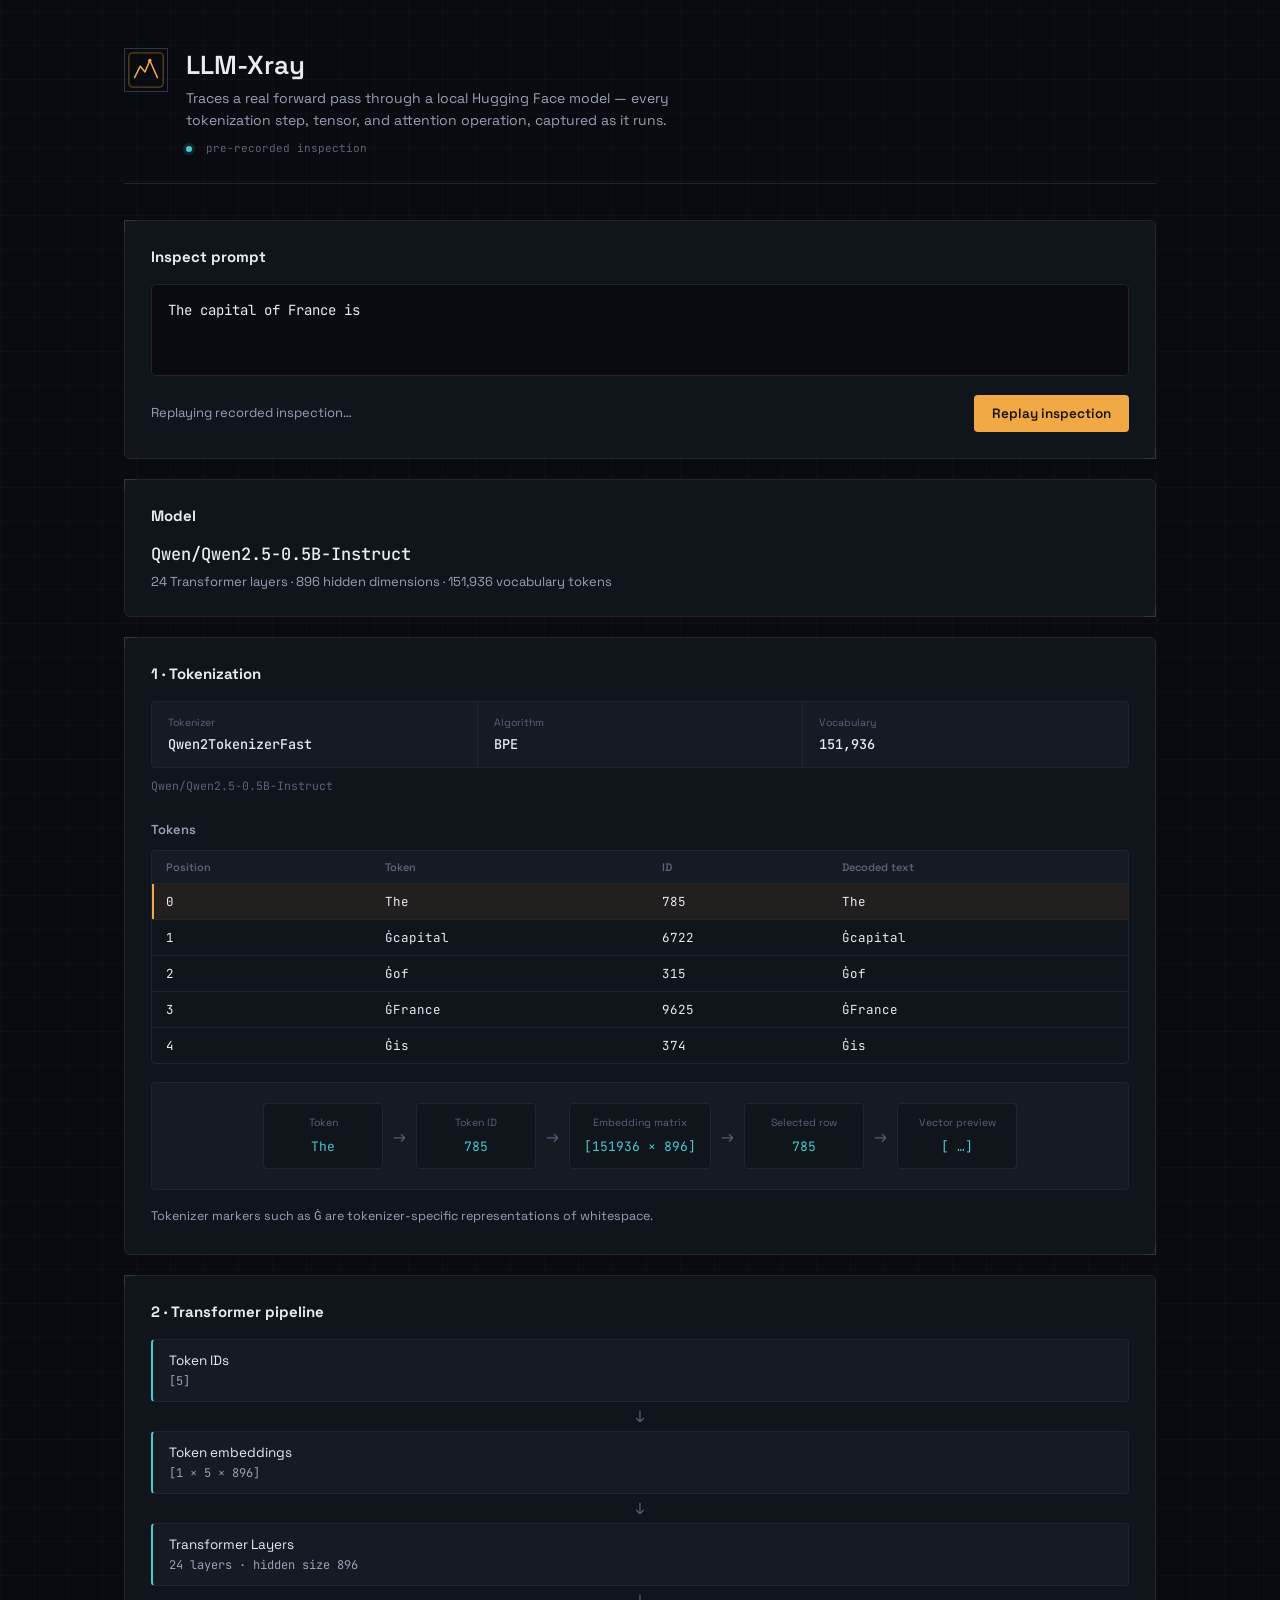
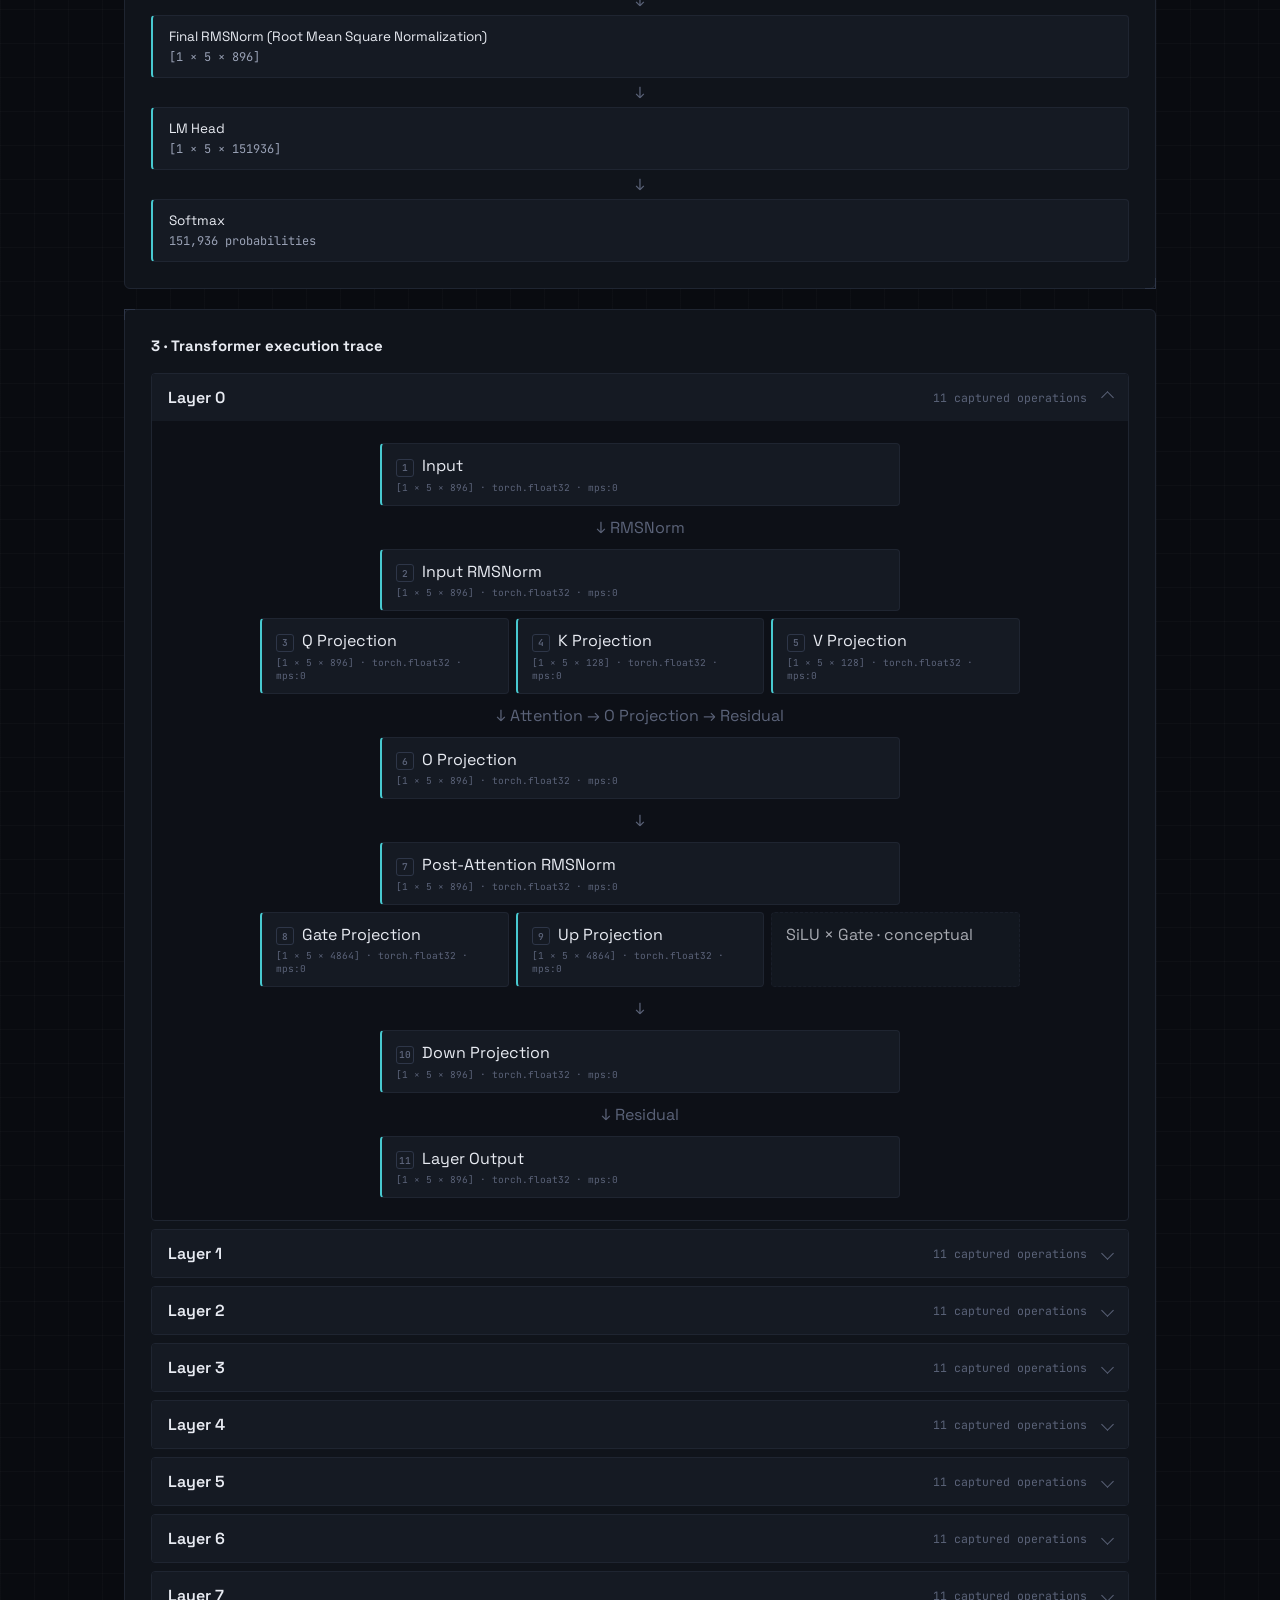
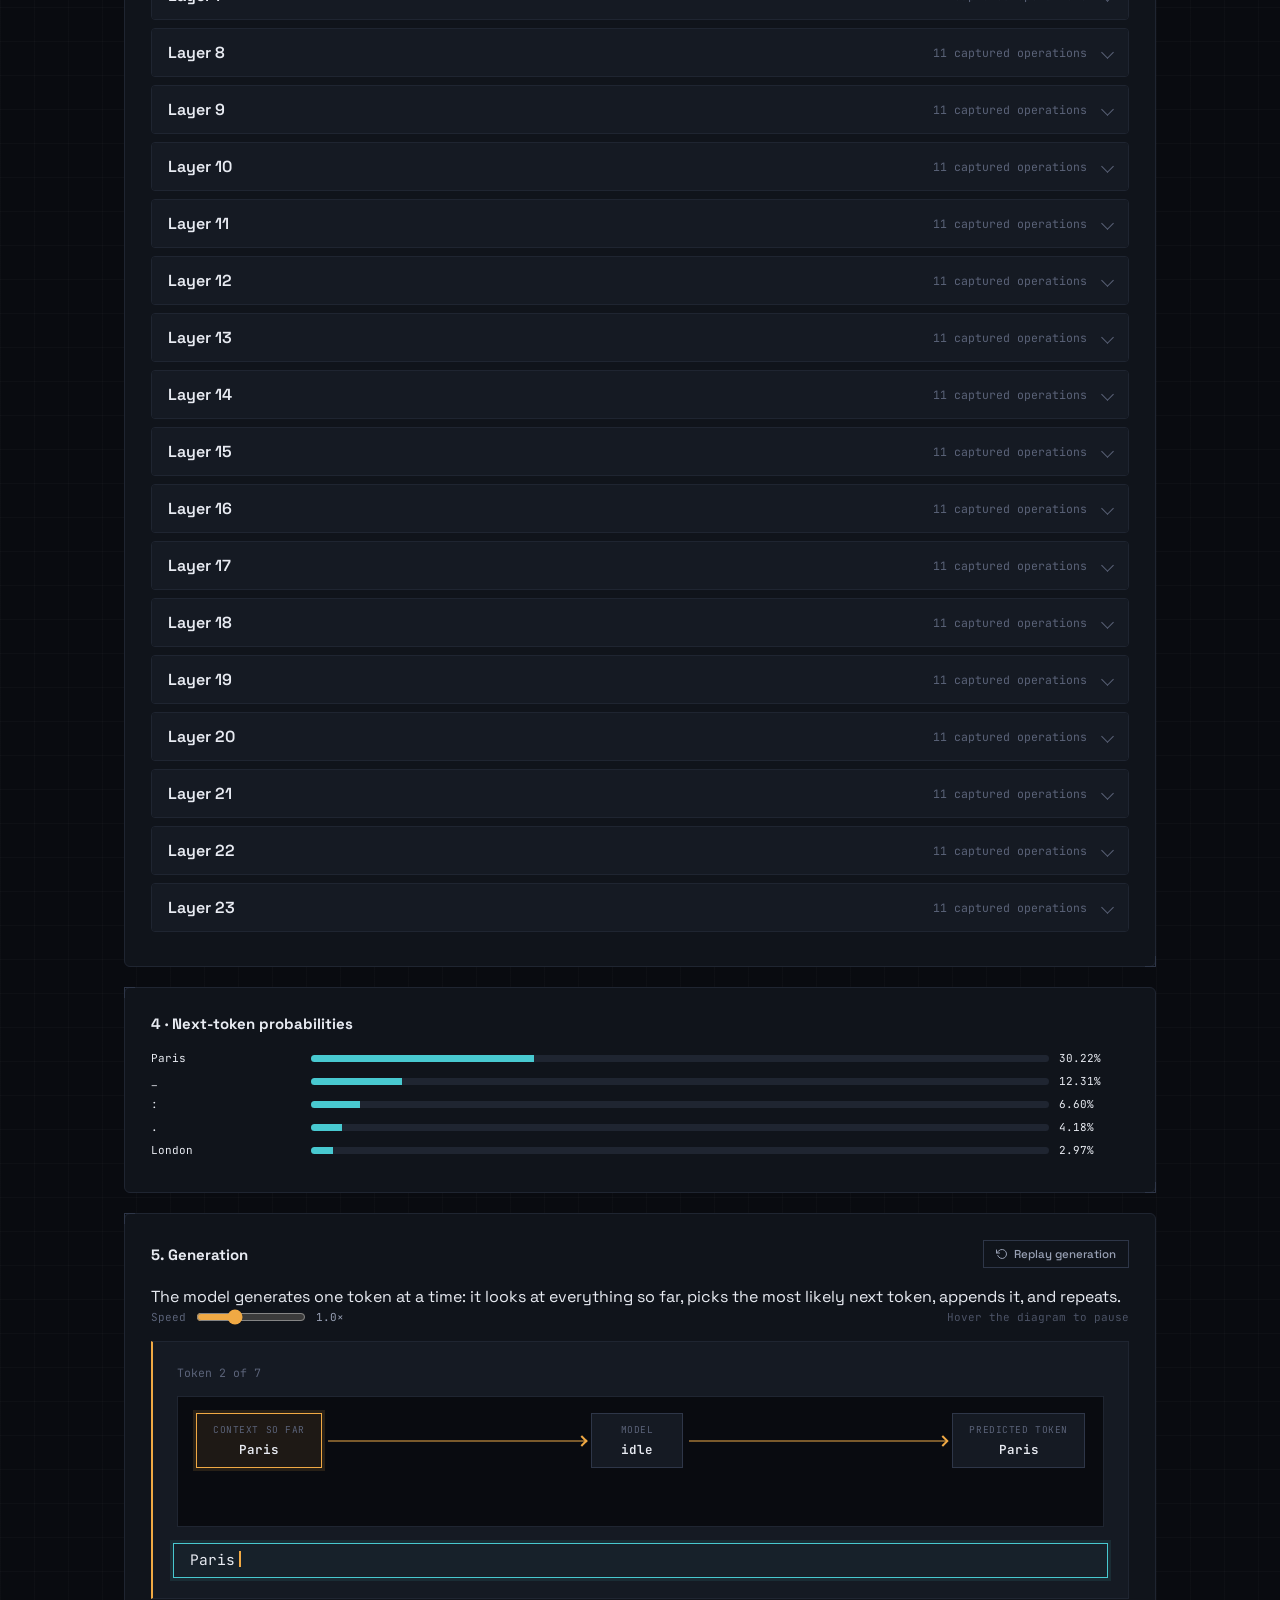
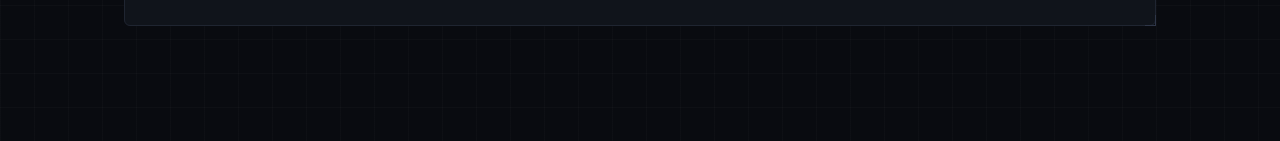
<file: docs/index.html>
<!DOCTYPE html>
<html lang="en">
<head>
  <meta charset="UTF-8">
  <meta name="viewport" content="width=device-width, initial-scale=1.0">
  <title>LLM-Xray</title>
  <link rel="preconnect" href="https://fonts.googleapis.com">
  <link rel="preconnect" href="https://fonts.gstatic.com" crossorigin>
  <link href="https://fonts.googleapis.com/css2?family=Space+Grotesk:wght@400;500;600;700&family=JetBrains+Mono:wght@400;500;600&display=swap" rel="stylesheet">
  <link rel="stylesheet" href="./style.css">
</head>
<body>
<div class="container">
  <header>
    <svg class="brand-mark" viewBox="0 0 44 44" fill="none" xmlns="http://www.w3.org/2000/svg">
            <rect x="4" y="4" width="36" height="36" rx="4" stroke="currentColor" stroke-width="1.4" opacity=".35"/>
            <path d="M10 30 L16 18 L21 24 L26 12 L34 30" stroke="currentColor" stroke-width="1.6" stroke-linejoin="round" stroke-linecap="round"/>
            <circle cx="26" cy="12" r="1.8" fill="currentColor"/>
    </svg>
    <div>
      <h1>LLM-Xray</h1>
      <div class="subtitle" id="subtitle"></div>
      <div class="status-pill"><span class="dot"></span> pre-recorded inspection</div>
    </div>
  </header>

  <section class="card">
    <h2>Inspect prompt</h2>
    <textarea id="prompt" readonly></textarea>
    <div class="prompt-footer">
      <div id="status" class="status">Loading recorded inspection…</div>
      <button id="inspectButton">Replay inspection</button>
    </div>
  </section>

  <section id="modelCard" class="card hidden"></section>
  <section id="tokenCard" class="card hidden"></section>
  <section id="pipelineCard" class="card hidden"></section>
  <section id="executionCard" class="card hidden"></section>
  <section id="probabilityCard" class="card hidden"></section>
  <section id="generationCard" class="card hidden">
    <h2>
      5. Generation
      <button id="replayGenerationButton" class="replay-button" type="button">
        <svg viewBox="0 0 24 24" fill="none" stroke="currentColor" stroke-width="2" stroke-linecap="round" stroke-linejoin="round">
          <polyline points="1 4 1 10 7 10"></polyline>
          <path d="M3.51 15a9 9 0 1 0 2.13-9.36L1 10"></path>
        </svg>
        Replay generation
      </button>
    </h2>
    <div class="generation-intro">
      The model generates one token at a time: it looks at everything so far,
      picks the most likely next token, appends it, and repeats.
    </div>
    <div class="gen-controls">
      <label class="gen-speed-label" for="genSpeedSlider">
        Speed
        <input type="range" id="genSpeedSlider" min="0.5" max="2" step="0.1" value="1">
        <span id="genSpeedValue">1.0×</span>
      </label>
      <span class="gen-pause-hint">Hover the diagram to pause</span>
    </div>
    <div class="generation-stage">
      <div class="generation-stage-meta">
        <span id="generationStepCount"></span>
        <span id="generationStepProb" class="generation-step-prob"></span>
      </div>
      <div class="gen-loop" id="genLoopDiagram">
        <span class="gen-paused-badge">⏸ paused</span>
        <div class="gen-node" id="genNodeContext">
          <span class="gen-node-label">Context so far</span>
          <span class="gen-node-value" id="genNodeContextValue">—</span>
        </div>
        <div class="gen-arrow" id="genArrowIn"></div>
        <div class="gen-node" id="genNodeModel">
          <span class="gen-node-label">Model</span>
          <span class="gen-node-value" id="genNodeModelValue">idle</span>
        </div>
        <div class="gen-arrow" id="genArrowOut"></div>
        <div class="gen-node" id="genNodeToken">
          <span class="gen-node-label">Predicted token</span>
          <span class="gen-node-value" id="genNodeTokenValue">—</span>
        </div>
        <div class="gen-loopback" id="genLoopback">
          <span class="gen-loopback-icon">↩</span>
          <span>token appended — fed back in as part of the next context</span>
        </div>
      </div>
      <div class="gen-context-box" id="genContextBox">
        <div id="generatedText" class="generated-text"></div>
      </div>
    </div>
  </section>
</div>

<div id="traceModal" class="modal-backdrop" aria-hidden="true">
  <div class="modal" role="dialog" aria-modal="true">
    <div class="modal-head">
      <div><h2 id="modalTitle"></h2><div id="modalRaw" class="status"></div></div>
      <button class="close" id="modalClose">×</button>
    </div>
    <div id="modalBody"></div>
  </div>
</div>
<script src="./config.js"></script>
<script src="./app.js"></script>
</body>
</html>
</file>
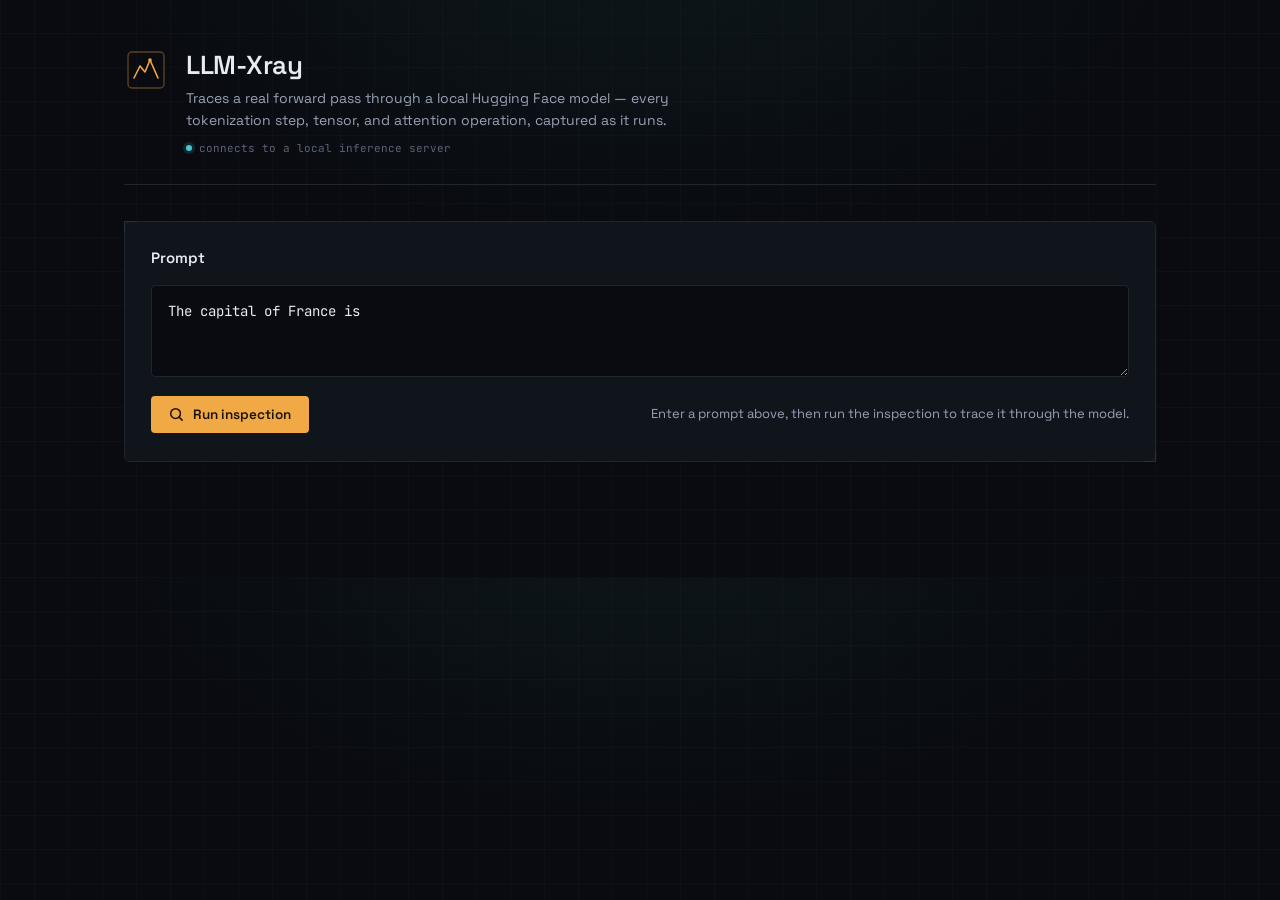
<file: web/index.html>
<!DOCTYPE html>
<html lang="en">
<head>
    <meta charset="UTF-8">
    <meta name="viewport" content="width=device-width, initial-scale=1.0">
    <title>LLM-Xray</title>

    <link rel="preconnect" href="https://fonts.googleapis.com">
    <link rel="preconnect" href="https://fonts.gstatic.com" crossorigin>
    <link href="https://fonts.googleapis.com/css2?family=Space+Grotesk:wght@400;500;600;700&family=JetBrains+Mono:wght@400;500;600&display=swap" rel="stylesheet">

    <style>
        :root {
            --ink: #090b10;
            --panel: #10141b;
            --panel-raised: #151a23;
            --line: #1f2531;
            --line-strong: #2e3648;
            --text: #e8ebf2;
            --text-dim: #99a1b5;
            --text-faint: #5b6379;
            --signal: #f0a944;
            --signal-dim: #7a5a2c;
            --trace: #48c9d0;
            --danger: #e0685f;

            --font-ui: "Space Grotesk", -apple-system, BlinkMacSystemFont, sans-serif;
            --font-mono: "JetBrains Mono", ui-monospace, SFMono-Regular, Menlo, Consolas, monospace;

            --radius: 6px;
            --radius-sm: 4px;
        }

        * { box-sizing: border-box; }

        html { scroll-behavior: smooth; }

        body {
            margin: 0;
            font-family: var(--font-ui);
            background:
                radial-gradient(ellipse 900px 500px at 50% -10%, rgba(72,201,208,.06), transparent 60%),
                repeating-linear-gradient(0deg, rgba(255,255,255,.018) 0px, rgba(255,255,255,.018) 1px, transparent 1px, transparent 34px),
                repeating-linear-gradient(90deg, rgba(255,255,255,.018) 0px, rgba(255,255,255,.018) 1px, transparent 1px, transparent 34px),
                var(--ink);
            color: var(--text);
            -webkit-font-smoothing: antialiased;
        }

        ::selection { background: rgba(240,169,68,.28); color: var(--text); }

        :focus-visible {
            outline: 2px solid var(--signal);
            outline-offset: 2px;
            border-radius: var(--radius-sm);
        }

        .container {
            max-width: 1080px;
            margin: 0 auto;
            padding: 48px 24px 96px;
        }

        /* =========================================================
           Header
           ========================================================= */

        header {
            display: flex;
            align-items: flex-start;
            gap: 18px;
            margin-bottom: 36px;
            padding-bottom: 28px;
            border-bottom: 1px solid var(--line);
        }

        .brand-mark {
            flex: 0 0 auto;
            width: 44px;
            height: 44px;
            color: var(--signal);
        }

        h1 {
            margin: 0 0 6px;
            font-size: 26px;
            font-weight: 600;
            letter-spacing: -0.01em;
        }

        .subtitle {
            color: var(--text-dim);
            font-size: 14px;
            max-width: 56ch;
            line-height: 1.55;
        }

        .status-pill {
            margin-top: 10px;
            display: inline-flex;
            align-items: center;
            gap: 7px;
            font-family: var(--font-mono);
            font-size: 11px;
            color: var(--text-faint);
        }

        .status-pill .dot {
            width: 6px;
            height: 6px;
            border-radius: 50%;
            background: var(--trace);
            box-shadow: 0 0 0 3px rgba(72,201,208,.15);
        }

        /* =========================================================
           Panels
           ========================================================= */

        .card {
            position: relative;
            background: var(--panel);
            border: 1px solid var(--line);
            border-radius: var(--radius);
            padding: 26px 26px 28px;
            margin-bottom: 20px;
        }

        .card::before,
        .card::after {
            content: "";
            position: absolute;
            width: 10px;
            height: 10px;
            border: 1px solid var(--line-strong);
            opacity: .8;
            pointer-events: none;
        }

        .card::before {
            top: -1px;
            left: -1px;
            border-right: none;
            border-bottom: none;
        }

        .card::after {
            bottom: -1px;
            right: -1px;
            border-left: none;
            border-top: none;
        }

        .card h2 {
            margin: 0 0 18px;
            font-size: 15px;
            font-weight: 600;
            letter-spacing: -0.005em;
            display: flex;
            align-items: baseline;
            gap: 8px;
        }

        .status {
            color: var(--text-dim);
            font-size: 13px;
            line-height: 1.6;
        }

        /* =========================================================
           Prompt
           ========================================================= */

        textarea {
            width: 100%;
            min-height: 92px;
            resize: vertical;
            background: var(--ink);
            color: var(--text);
            border: 1px solid var(--line);
            border-radius: var(--radius-sm);
            padding: 14px 16px;
            font-size: 14px;
            font-family: var(--font-mono);
            line-height: 1.6;
            outline: none;
            transition: border-color .15s ease;
        }

        textarea:focus { border-color: var(--signal-dim); }

        .prompt-footer {
            display: flex;
            align-items: center;
            justify-content: space-between;
            gap: 16px;
            margin-top: 14px;
            flex-wrap: wrap;
        }

        button#inspectButton {
            display: inline-flex;
            align-items: center;
            gap: 9px;
            background: var(--signal);
            color: #1a1204;
            border: 0;
            border-radius: var(--radius-sm);
            padding: 10px 18px;
            font-family: var(--font-ui);
            font-size: 13.5px;
            font-weight: 600;
            cursor: pointer;
            transition: filter .15s ease, transform .1s ease;
        }

        button#inspectButton svg { width: 15px; height: 15px; }

        button#inspectButton:hover:not(:disabled) { filter: brightness(1.08); }
        button#inspectButton:active:not(:disabled) { transform: translateY(1px); }

        button#inspectButton:disabled {
            opacity: .55;
            cursor: progress;
        }

        button#inspectButton:disabled svg {
            animation: spin 0.9s linear infinite;
        }

        @keyframes spin {
            to { transform: rotate(360deg); }
        }

        /* =========================================================
           Model
           ========================================================= */

        .model-name {
            font-family: var(--font-mono);
            font-size: 17px;
            font-weight: 500;
            color: var(--text);
        }

        .model-stats {
            margin-top: 8px;
            color: var(--text-dim);
            font-size: 13px;
        }

        /* =========================================================
           Tokenization
           ========================================================= */

        .tokens { margin-top: 0; }

        .tokenizer-info {
            display: grid;
            grid-template-columns: repeat(3, 1fr);
            gap: 1px;
            background: var(--line);
            border: 1px solid var(--line);
            border-radius: var(--radius-sm);
            overflow: hidden;
            margin-top: 4px;
        }

        .tokenizer-stat {
            background: var(--panel-raised);
            padding: 14px 16px;
        }

        .tokenizer-label,
        .embedding-step-label {
            color: var(--text-faint);
            font-size: 10.5px;
            margin-bottom: 6px;
            letter-spacing: .02em;
        }

        .tokenizer-value {
            font-family: var(--font-mono);
            font-size: 13.5px;
            font-weight: 500;
        }

        .tokenizer-name {
            color: var(--text-faint);
            font-family: var(--font-mono);
            font-size: 11.5px;
            margin-top: 10px;
            word-break: break-all;
        }

        .token-section-title {
            font-family: var(--font-ui);
            font-size: 13px;
            font-weight: 600;
            color: var(--text-dim);
            margin-top: 28px;
            margin-bottom: 12px;
        }

        .token-table-wrapper {
            overflow-x: auto;
            border: 1px solid var(--line);
            border-radius: var(--radius-sm);
        }

        .token-table {
            width: 100%;
            border-collapse: collapse;
            font-family: var(--font-mono);
        }

        .token-table th,
        .token-table td {
            padding: 9px 14px;
            text-align: left;
            border-bottom: 1px solid var(--line);
            font-size: 12.5px;
        }

        .token-table th {
            color: var(--text-faint);
            font-family: var(--font-ui);
            font-size: 11px;
            font-weight: 600;
            background: var(--panel-raised);
            position: sticky;
            top: 0;
        }

        .token-table tr:last-child td { border-bottom: none; }

        .token-row {
            cursor: pointer;
            transition: background .12s ease;
        }

        .token-row:hover { background: rgba(255,255,255,.03); }

        .token-row.selected {
            background: rgba(240,169,68,.08);
            box-shadow: inset 2px 0 0 var(--signal);
        }

        code {
            font-family: var(--font-mono);
        }

        .embedding-explanation {
            background: var(--panel-raised);
            border: 1px solid var(--line);
            border-radius: var(--radius-sm);
            padding: 20px;
        }

        .embedding-flow {
            display: flex;
            align-items: center;
            justify-content: center;
            gap: 10px;
            flex-wrap: wrap;
        }

        .embedding-step,
        .embedding-vector {
            background: var(--panel);
            border: 1px solid var(--line);
            border-radius: var(--radius-sm);
            padding: 12px 14px;
            min-width: 120px;
            text-align: center;
        }

        .embedding-step code,
        .embedding-vector code {
            font-size: 13px;
            color: var(--trace);
        }

        .embedding-subtext,
        .tokenizer-note {
            color: var(--text-faint);
            font-size: 11.5px;
            margin-top: 6px;
        }

        .embedding-arrow {
            color: var(--text-faint);
            font-size: 16px;
        }

        .embedding-vector {
            max-width: 420px;
            overflow: hidden;
        }

        .tokenizer-note {
            color: var(--text-dim);
            line-height: 1.65;
            margin-top: 16px;
            max-width: 72ch;
            font-size: 12.5px;
        }

        /* =========================================================
           Pipeline — icon-badged stages, a proportional bar per
           stage (log-scaled feature dimension), and a flowing
           connector between them instead of a static arrow.
           ========================================================= */

        .pipeline {
            display: flex;
            flex-direction: column;
            margin-top: 4px;
        }

        .pipeline-stage {
            display: flex;
            align-items: flex-start;
            gap: 14px;
            width: 100%;
            background: var(--panel-raised);
            border: 1px solid var(--line);
            border-left: 2px solid var(--trace);
            border-radius: var(--radius-sm);
            padding: 14px 16px;
            font-family: var(--font-ui);
            text-align: left;
            color: inherit;
        }

        button.pipeline-stage {
            border: 1px solid var(--line);
            border-left: 2px solid var(--trace);
            cursor: default;
        }

        .pipeline-stage-clickable {
            cursor: pointer;
            transition: border-color .15s ease, background .15s ease;
        }

        .pipeline-stage-clickable:hover {
            background: #1a2029;
            border-color: var(--line-strong);
            border-left-color: var(--signal);
        }

        .pipeline-stage-icon {
            flex: 0 0 auto;
            width: 34px;
            height: 34px;
            display: flex;
            align-items: center;
            justify-content: center;
            border: 1px solid var(--line);
            border-radius: var(--radius-sm);
            background: var(--panel);
            color: var(--trace);
            font-family: var(--font-mono);
            font-size: 13px;
            font-weight: 600;
        }

        .pipeline-stage-clickable .pipeline-stage-icon {
            color: var(--signal);
        }

        .pipeline-stage-body {
            flex: 1 1 auto;
            min-width: 0;
        }

        .pipeline-stage-top {
            display: flex;
            align-items: baseline;
            justify-content: space-between;
            gap: 12px;
        }

        .pipeline-name { font-weight: 600; font-size: 13.5px; }

        .pipeline-shape {
            color: var(--text-dim);
            font-family: var(--font-mono);
            font-size: 11.5px;
            white-space: nowrap;
        }

        .pipeline-stage-desc {
            margin-top: 5px;
            color: var(--text-dim);
            font-size: 12px;
            line-height: 1.55;
            font-weight: 400;
        }

        .pipeline-stage-link {
            display: inline-block;
            margin-left: 6px;
            color: var(--signal);
            font-weight: 600;
            white-space: nowrap;
        }

        .pipeline-bar-track {
            margin-top: 10px;
            height: 4px;
            background: var(--panel);
            border: 1px solid var(--line);
            border-radius: 999px;
            overflow: hidden;
        }

        .pipeline-bar-fill {
            height: 100%;
            width: 0%;
            background: linear-gradient(90deg, var(--signal-dim), var(--trace));
            border-radius: 999px;
            transition: width .6s cubic-bezier(.2,.8,.2,1);
        }

        .pipeline-flow {
            position: relative;
            height: 22px;
            margin: 2px 0 2px 17px;
            width: 1px;
        }

        .pipeline-flow-line {
            position: absolute;
            top: 0;
            bottom: 0;
            left: 0;
            width: 1px;
            background: var(--line-strong);
        }

        .pipeline-flow-dot {
            position: absolute;
            left: -2px;
            top: 0;
            width: 5px;
            height: 5px;
            border-radius: 50%;
            background: var(--trace);
            box-shadow: 0 0 6px rgba(72,201,208,.6);
            opacity: 0;
            animation: pipelineFlow 2.2s linear infinite;
        }

        .pipeline-flow-delay-1 .pipeline-flow-dot { animation-delay: .3s; }
        .pipeline-flow-delay-2 .pipeline-flow-dot { animation-delay: .6s; }
        .pipeline-flow-delay-3 .pipeline-flow-dot { animation-delay: .9s; }
        .pipeline-flow-delay-4 .pipeline-flow-dot { animation-delay: 1.2s; }

        @keyframes pipelineFlow {
            0%   { top: 0%; opacity: 0; }
            12%  { opacity: 1; }
            88%  { opacity: 1; }
            100% { top: 100%; opacity: 0; }
        }

        @media (max-width: 700px) {
            .pipeline-stage-top {
                flex-direction: column;
                gap: 2px;
            }
        }

        /* =========================================================
           Transformer layers
           ========================================================= */

        .layers { margin-top: 4px; }

        .layer {
            border: 1px solid var(--line);
            border-radius: var(--radius-sm);
            margin-bottom: 8px;
            overflow: hidden;
            background: #0d1017;
        }

        .layer-header {
            width: 100%;
            margin: 0;
            padding: 13px 16px;
            background: var(--panel-raised);
            color: var(--text);
            border: 0;
            border-radius: 0;
            display: flex;
            justify-content: space-between;
            align-items: center;
            gap: 10px;
            cursor: pointer;
            text-align: left;
            font-family: var(--font-ui);
        }

        .layer-header:hover { background: #1a2029; }

        .layer-header::after {
            content: "";
            flex: 0 0 auto;
            width: 8px;
            height: 8px;
            border-right: 1.5px solid var(--text-faint);
            border-bottom: 1.5px solid var(--text-faint);
            transform: rotate(45deg);
            transition: transform .2s ease;
            margin-left: 4px;
        }

        .layer.open .layer-header::after {
            transform: rotate(-135deg);
        }

        .layer-title {
            font-weight: 600;
            font-size: 13.5px;
        }

        .layer-count {
            color: var(--text-faint);
            font-family: var(--font-mono);
            font-size: 11.5px;
            margin-right: auto;
            margin-left: 12px;
        }

        .layer-body {
            display: grid;
            grid-template-rows: 0fr;
            transition: grid-template-rows .25s ease;
        }

        .layer-body > div {
            overflow: hidden;
            min-height: 0;
        }

        .layer.open .layer-body {
            grid-template-rows: 1fr;
        }

        .layer-body > div > .transformer-graph {
            padding: 22px 12px 18px;
        }

        /* =========================================================
           Visual graph
           ========================================================= */

        .transformer-graph {
            display: flex;
            flex-direction: column;
            align-items: center;
        }

        .trace-order {
            display: inline-flex;
            align-items: center;
            justify-content: center;
            width: 18px;
            height: 18px;
            margin-right: 8px;
            border: 1px solid var(--line-strong);
            border-radius: 3px;
            background: var(--panel);
            color: var(--text-faint);
            font-family: var(--font-mono);
            font-size: 9.5px;
            font-weight: 600;
            line-height: 1;
            flex: 0 0 auto;
        }

        .graph-node .node-title {
            display: flex;
            align-items: center;
        }

        .graph-node {
            width: min(520px, 100%);
            background: var(--panel-raised);
            border: 1px solid var(--line);
            border-radius: var(--radius-sm);
            padding: 11px 14px;
            cursor: pointer;
            transition: border-color .15s ease, background .15s ease;
            text-align: left;
        }

        .graph-node:hover {
            background: #1a2029;
            border-color: var(--line-strong);
        }

        .graph-node.selected {
            border-color: var(--signal-dim);
            background: rgba(240,169,68,.06);
        }

        .graph-node.conceptual {
            border-style: dashed;
            cursor: default;
            opacity: .7;
        }

        .graph-node.conceptual:hover {
            background: var(--panel-raised);
            border-color: var(--line);
        }

        .graph-node.captured {
            border-left: 2px solid var(--trace);
        }

        .node-title {
            font-weight: 500;
            font-size: 12.5px;
        }

        .node-subtitle {
            color: var(--text-faint);
            font-family: var(--font-mono);
            font-size: 11px;
            margin-top: 4px;
        }

        .node-arrow {
            color: var(--text-faint);
            font-size: 15px;
            line-height: 22px;
        }

        .attention-branches {
            width: min(700px, 100%);
            display: grid;
            grid-template-columns: repeat(3, 1fr);
            gap: 10px;
            position: relative;
            margin-top: 4px;
        }

        .attention-branches::before {
            content: "";
            position: absolute;
            top: -8px;
            left: 16.5%;
            right: 16.5%;
            border-top: 1px solid var(--line-strong);
        }

        .branch {
            display: flex;
            flex-direction: column;
            align-items: center;
            gap: 7px;
        }

        .branch .graph-node {
            width: 100%;
        }

        /* =========================================================
           Probabilities
           ========================================================= */

        .probabilities {
            display: grid;
            gap: 9px;
            margin-top: 4px;
        }

        .probability {
            display: grid;
            grid-template-columns: 100px 1fr 62px;
            align-items: center;
            gap: 14px;
        }

        .probability-label {
            font-family: var(--font-mono);
            font-size: 13px;
            overflow: hidden;
            text-overflow: ellipsis;
            white-space: nowrap;
        }

        .probability-bar {
            height: 7px;
            background: var(--panel-raised);
            border: 1px solid var(--line);
            border-radius: 999px;
            overflow: hidden;
        }

        .probability-fill {
            height: 100%;
            background: linear-gradient(90deg, var(--signal-dim), var(--signal));
            border-radius: 999px;
            transition: width .5s cubic-bezier(.2,.8,.2,1);
        }

        .probability-value {
            text-align: right;
            color: var(--text-dim);
            font-family: var(--font-mono);
            font-size: 12.5px;
            font-variant-numeric: tabular-nums;
        }

        /* =========================================================
           Generation — autoregressive loop diagram

           Context -> Model -> Predicted token -> (looped back into
           Context) rendered as a real diagram: a dot flows along
           each arrow, the active node highlights, a ghost token
           previews the prediction before it's accepted, and the
           whole thing can be replayed or slowed down.
           ========================================================= */

        .generation-intro {
            color: var(--text-dim);
            font-size: 13px;
            line-height: 1.65;
            margin-bottom: 18px;
            max-width: 72ch;
        }

        .generation-stage {
            background: var(--panel-raised);
            border: 1px solid var(--line);
            border-left: 2px solid var(--signal);
            border-radius: var(--radius-sm);
            padding: 22px 24px;
        }

        .generation-stage-meta {
            display: flex;
            align-items: center;
            justify-content: space-between;
            gap: 14px;
            margin-bottom: 16px;
            font-family: var(--font-mono);
            font-size: 11.5px;
            color: var(--text-faint);
            min-height: 16px;
        }

        .generation-step-prob {
            color: var(--signal);
            font-weight: 600;
            opacity: 0;
            transition: opacity .3s ease;
        }

        .generation-step-prob.show { opacity: 1; }

        .generated-text {
            color: var(--text);
            font-family: var(--font-mono);
            font-size: 14.5px;
            line-height: 1.7;
            white-space: pre-wrap;
            overflow-wrap: anywhere;
            min-height: 1.7em;
        }

        .gen-prompt-text {
            color: var(--text-dim);
        }

        .gen-token {
            display: inline-block;
            border-radius: 3px;
            animation: tokenAccept 900ms ease forwards;
        }

        @keyframes tokenAccept {
            0%   { background: rgba(240,169,68,.55); transform: scale(1.18); }
            35%  { background: rgba(240,169,68,.45); transform: scale(1); }
            100% { background: rgba(240,169,68,0); transform: scale(1); }
        }

        .gen-cursor {
            display: inline-block;
            width: 2px;
            height: 1.1em;
            background: var(--signal);
            margin-left: 1px;
            vertical-align: -0.15em;
            animation: gen-blink 1s step-end infinite;
        }

        @keyframes gen-blink {
            50% { opacity: 0; }
        }

        .generation-empty {
            color: var(--text-faint);
            font-family: var(--font-mono);
            font-size: 12px;
        }

        /* ---- replay button (lives in the h2) ---- */

        .replay-button {
            margin-left: auto;
            display: inline-flex;
            align-items: center;
            gap: 6px;
            background: transparent;
            border: 1px solid var(--line-strong);
            color: var(--text-dim);
            border-radius: var(--radius-sm);
            padding: 6px 12px;
            font-family: var(--font-ui);
            font-size: 11.5px;
            font-weight: 500;
            cursor: pointer;
            transition: border-color .15s ease, color .15s ease, background .15s ease;
        }

        .replay-button svg {
            width: 12px;
            height: 12px;
        }

        .replay-button:hover:not(:disabled) {
            border-color: var(--signal-dim);
            color: var(--signal);
            background: rgba(240,169,68,.06);
        }

        .replay-button:disabled {
            opacity: .45;
            cursor: progress;
        }

        .replay-button:disabled svg {
            animation: spin 0.9s linear infinite;
        }

        /* ---- speed slider + pause hint ---- */

        .gen-controls {
            display: flex;
            align-items: center;
            justify-content: space-between;
            flex-wrap: wrap;
            gap: 10px;
            margin-bottom: 14px;
            font-family: var(--font-mono);
            font-size: 11px;
            color: var(--text-faint);
        }

        .gen-speed-label {
            display: inline-flex;
            align-items: center;
            gap: 8px;
        }

        .gen-speed-label input[type="range"] {
            width: 110px;
            accent-color: var(--signal);
        }

        #genSpeedValue {
            color: var(--text-dim);
            min-width: 34px;
        }

        .gen-pause-hint {
            color: var(--text-faint);
            opacity: .8;
        }

        /* ---- the loop diagram itself ---- */

        .gen-loop {
            position: relative;
            display: flex;
            align-items: center;
            flex-wrap: wrap;
            gap: 0;
            margin-bottom: 18px;
            padding: 16px 18px;
            background: var(--ink);
            border: 1px solid var(--line);
            border-radius: var(--radius-sm);
        }

        .gen-paused-badge {
            position: absolute;
            top: 10px;
            right: 12px;
            font-family: var(--font-mono);
            font-size: 10px;
            letter-spacing: .04em;
            color: var(--trace);
            background: rgba(72,201,208,.1);
            border: 1px solid rgba(72,201,208,.35);
            border-radius: var(--radius-sm);
            padding: 3px 8px;
            opacity: 0;
            transition: opacity .15s ease;
            pointer-events: none;
        }

        .gen-loop.paused .gen-paused-badge {
            opacity: 1;
        }

        .gen-loop.paused .gen-block.active {
            box-shadow: 0 0 0 3px rgba(72,201,208,.18);
            border-color: var(--trace);
        }

        .gen-block {
            flex: 0 0 auto;
            display: flex;
            flex-direction: column;
            align-items: center;
            justify-content: center;
            gap: 6px;
            width: 128px;
            padding: 22px 12px;
            border: 1px solid var(--line-strong);
            border-radius: var(--radius-sm);
            background: var(--panel-raised);
            text-align: center;
            transition: border-color .18s ease, background .18s ease, box-shadow .18s ease;
        }

        .gen-block-label {
            font-family: var(--font-ui);
            font-weight: 700;
            font-size: 14.5px;
            color: var(--text);
        }

        .gen-block-sub {
            font-family: var(--font-mono);
            font-size: 10px;
            color: var(--text-faint);
            letter-spacing: .02em;
        }

        .gen-block.active {
            border-color: var(--signal);
            background: rgba(240,169,68,.09);
            box-shadow: 0 0 0 3px rgba(240,169,68,.13);
        }

        .gen-block.active .gen-block-sub {
            color: var(--signal);
        }

        .gen-block-arrow {
            flex: 0 0 auto;
            width: 34px;
            height: 2px;
            margin: 0 16px;
            position: relative;
            background: var(--line-strong);
        }

        .gen-block-arrow::after {
            content: "";
            position: absolute;
            right: -1px;
            top: 50%;
            width: 6px;
            height: 6px;
            border-right: 2px solid var(--line-strong);
            border-bottom: 2px solid var(--line-strong);
            transform: translateY(-50%) rotate(-45deg);
        }

        .gen-block-arrow.flowing { background: var(--signal-dim); }
        .gen-block-arrow.flowing::after { border-color: var(--signal); }

        .gen-block-arrow.flowing::before {
            content: "";
            position: absolute;
            top: -3px;
            left: -4px;
            width: 8px;
            height: 8px;
            border-radius: 50%;
            background: var(--signal);
            box-shadow: 0 0 6px 1px rgba(240,169,68,.7);
            animation: genFlowMove .55s ease forwards;
        }

        @keyframes genFlowMove {
            0%   { left: -4px; opacity: 0; }
            18%  { opacity: 1; }
            100% { left: calc(100% - 4px); opacity: 0; }
        }

        .gen-candidates {
            flex: 1 1 240px;
            min-width: 200px;
            display: flex;
            flex-direction: column;
            gap: 7px;
        }

        .gen-candidate {
            display: grid;
            grid-template-columns: 84px 1fr 46px;
            align-items: center;
            gap: 10px;
            opacity: 0;
            transform: translateX(-6px);
            transition: opacity .25s ease, transform .25s ease;
        }

        .gen-candidate.show {
            opacity: 1;
            transform: translateX(0);
        }

        .gen-candidate-token {
            font-family: var(--font-mono);
            font-size: 12.5px;
            color: var(--text-dim);
            overflow: hidden;
            text-overflow: ellipsis;
            white-space: nowrap;
        }

        .gen-candidate-bar {
            height: 7px;
            background: var(--panel);
            border: 1px solid var(--line);
            border-radius: 999px;
            overflow: hidden;
        }

        .gen-candidate-bar-fill {
            height: 100%;
            width: 0%;
            border-radius: 999px;
            background: var(--trace);
            opacity: .55;
            transition: width .4s cubic-bezier(.2,.8,.2,1);
        }

        .gen-candidate-value {
            text-align: right;
            font-family: var(--font-mono);
            font-size: 11px;
            color: var(--text-faint);
            font-variant-numeric: tabular-nums;
        }

        .gen-candidate.chosen .gen-candidate-token {
            color: var(--signal);
            font-weight: 700;
        }

        .gen-candidate.chosen .gen-candidate-bar-fill {
            background: linear-gradient(90deg, var(--signal-dim), var(--signal));
            opacity: 1;
        }

        .gen-candidate.chosen .gen-candidate-value {
            color: var(--signal);
        }

        @media (max-width: 700px) {
            .gen-loop {
                flex-direction: column;
                align-items: stretch;
            }

            .gen-block-arrow {
                width: 2px;
                height: 22px;
                margin: 10px auto;
            }

            .gen-block-arrow::after {
                right: -2px;
                top: unset;
                bottom: -1px;
                transform: rotate(45deg);
            }

            .gen-block-arrow.flowing::before {
                top: -4px;
                left: -3px;
                animation-name: genFlowMoveVertical;
            }

            @keyframes genFlowMoveVertical {
                0%   { top: -4px; opacity: 0; }
                18%  { opacity: 1; }
                100% { top: calc(100% - 4px); opacity: 0; }
            }
        }

        .gen-context-box {
            border: 1px solid transparent;
            border-radius: var(--radius-sm);
            padding: 2px 4px;
            margin: -2px -4px;
            transition: border-color .25s ease, box-shadow .25s ease, background .25s ease;
        }

        .gen-context-box.reading {
            border-color: var(--trace);
            box-shadow: 0 0 0 3px rgba(72,201,208,.1);
            background: rgba(72,201,208,.04);
        }

        /* =========================================================
           Tensor inspection modal
           ========================================================= */

        .trace-modal {
            display: flex;
            position: fixed;
            inset: 0;
            z-index: 1000;
            align-items: center;
            justify-content: center;
            padding: 24px;
            background: rgba(4,5,8,.78);
            backdrop-filter: blur(6px);
            visibility: hidden;
            opacity: 0;
            transition: opacity .18s ease, visibility .18s ease;
        }

        .trace-modal.open {
            visibility: visible;
            opacity: 1;
        }

        .trace-modal-content {
            position: relative;
            width: min(680px, 94vw);
            max-height: 88vh;
            overflow-y: auto;
            background: var(--panel);
            border: 1px solid var(--line-strong);
            border-radius: 10px;
            padding: 30px;
            box-shadow: 0 25px 60px rgba(0,0,0,.5);
            transform: scale(.97) translateY(6px);
            transition: transform .2s cubic-bezier(.2,.8,.2,1);
        }

        .trace-modal.open .trace-modal-content {
            transform: scale(1) translateY(0);
        }

        .trace-modal-close {
            position: absolute;
            top: 16px;
            right: 16px;
            width: 32px;
            height: 32px;
            display: flex;
            align-items: center;
            justify-content: center;
            padding: 0;
            border: 1px solid var(--line);
            border-radius: var(--radius-sm);
            background: var(--panel-raised);
            color: var(--text-dim);
            font-size: 16px;
            line-height: 1;
            cursor: pointer;
        }

        .trace-modal-close:hover {
            color: var(--text);
            background: #1a2029;
        }

        .trace-modal-title {
            margin-right: 44px;
            font-size: 19px;
            font-weight: 600;
            color: var(--text);
        }

        .trace-modal-operation {
            margin-top: 6px;
            font-family: var(--font-mono);
            font-size: 12.5px;
            color: var(--trace);
            word-break: break-all;
        }

        .op-description {
            margin-top: 16px !important;
            color: var(--text-dim);
            font-size: 13.5px;
            line-height: 1.65;
            max-width: 62ch;
        }

        .shape-breakdown {
            display: flex;
            align-items: stretch;
            flex-wrap: wrap;
            gap: 8px;
        }

        .shape-dim {
            display: flex;
            flex-direction: column;
            align-items: center;
            gap: 4px;
            padding: 10px 14px;
            background: var(--panel-raised);
            border: 1px solid var(--line);
            border-radius: var(--radius-sm);
            min-width: 84px;
        }

        .shape-dim strong {
            font-family: var(--font-mono);
            font-size: 15px;
            color: var(--trace);
        }

        .shape-dim span {
            font-size: 10.5px;
            color: var(--text-faint);
            text-align: center;
            line-height: 1.4;
        }

        .shape-dim-sep {
            display: flex;
            align-items: center;
            color: var(--text-faint);
            font-size: 13px;
        }

        .trace-modal-meta {
            display: grid;
            grid-template-columns: repeat(3, 1fr);
            gap: 10px;
            margin-top: 22px;
        }

        .trace-modal-meta > div {
            padding: 12px 13px;
            background: var(--panel-raised);
            border: 1px solid var(--line);
            border-radius: var(--radius-sm);
        }

        .trace-modal-meta span {
            display: block;
            margin-bottom: 5px;
            font-size: 10.5px;
            color: var(--text-faint);
        }

        .trace-modal-meta strong {
            font-family: var(--font-mono);
            font-size: 12.5px;
            color: var(--text);
        }

        .trace-modal-meta p,
        .tensor-stat p {
            margin: 6px 0 0;
            font-size: 11px;
            line-height: 1.5;
            color: var(--text-faint);
        }

        .trace-modal-section { margin-top: 22px; }

        .trace-modal-section h4 {
            margin: 0 0 12px;
            font-size: 12.5px;
            font-weight: 600;
            color: var(--text-dim);
        }

        .tensor-stats {
            display: grid;
            grid-template-columns: repeat(4, 1fr);
            gap: 10px;
        }

        .tensor-stat {
            padding: 12px 13px;
            background: var(--panel-raised);
            border: 1px solid var(--line);
            border-radius: var(--radius-sm);
        }

        .tensor-stat span {
            display: block;
            margin-bottom: 5px;
            font-size: 10.5px;
            color: var(--text-faint);
        }

        .tensor-stat strong {
            font-family: var(--font-mono);
            font-size: 12.5px;
            color: var(--trace);
        }

        .values-note {
            color: var(--text-faint);
            font-size: 11.5px;
            margin-bottom: 12px;
        }

        .tensor-bars {
            display: flex;
            flex-direction: column;
            gap: 4px;
            max-height: 320px;
            overflow-y: auto;
            padding: 4px;
            background: var(--ink);
            border: 1px solid var(--line);
            border-radius: var(--radius-sm);
        }

        .tensor-bar-row {
            display: grid;
            grid-template-columns: 22px 1fr 66px;
            align-items: center;
            gap: 10px;
            padding: 2px 6px;
        }

        .tensor-bar-index {
            font-family: var(--font-mono);
            font-size: 10px;
            color: var(--text-faint);
            text-align: right;
        }

        .tensor-bar-track {
            height: 12px;
            background: var(--panel-raised);
            border: 1px solid var(--line);
            border-radius: 3px;
            overflow: hidden;
        }

        .tensor-bar-fill {
            height: 100%;
            border-radius: 2px;
        }

        .tensor-bar-fill.pos { background: var(--trace); }
        .tensor-bar-fill.neg { background: var(--danger); }

        .tensor-bar-value {
            font-family: var(--font-mono);
            font-size: 11px;
            color: var(--text-dim);
            text-align: right;
            font-variant-numeric: tabular-nums;
        }

        .trace-modal pre {
            margin: 0;
            padding: 16px;
            max-height: 260px;
            overflow: auto;
            background: var(--ink);
            border: 1px solid var(--line);
            border-radius: var(--radius-sm);
            font-family: var(--font-mono);
            font-size: 12px;
            line-height: 1.65;
            color: var(--text-dim);
        }

        @media (max-width: 700px) {
            .tokenizer-info { grid-template-columns: 1fr; }
            .embedding-flow { flex-direction: column; }
            .embedding-arrow { display: none; }
            .embedding-step, .embedding-vector { width: 100%; max-width: none; }
            .attention-branches { grid-template-columns: 1fr; }
            .attention-branches::before { display: none; }
            .trace-modal-meta { grid-template-columns: 1fr; }
            .prompt-footer { align-items: stretch; }
        }

        @media (max-width: 600px) {
            .trace-modal { padding: 12px; }
            .trace-modal-content { padding: 22px; }
            .tensor-stats { grid-template-columns: repeat(2, 1fr); }
            .tensor-bar-row { grid-template-columns: 18px 1fr 54px; }
        }
    </style>
</head>

<body>

<div class="container">

    <header>
        <svg class="brand-mark" viewBox="0 0 44 44" fill="none" xmlns="http://www.w3.org/2000/svg">
            <rect x="4" y="4" width="36" height="36" rx="4" stroke="currentColor" stroke-width="1.4" opacity=".35"/>
            <path d="M10 30 L16 18 L21 24 L26 12 L34 30" stroke="currentColor" stroke-width="1.6" stroke-linejoin="round" stroke-linecap="round"/>
            <circle cx="26" cy="12" r="1.8" fill="currentColor"/>
        </svg>

        <div>
            <h1>LLM-Xray</h1>
            <div class="subtitle">
                Traces a real forward pass through a local Hugging Face model — every
                tokenization step, tensor, and attention operation, captured as it runs.
            </div>
            <div class="status-pill">
                <span class="dot"></span>
                connects to a local inference server
            </div>
        </div>
    </header>

    <!-- Prompt -->

    <section class="card">

        <h2>Prompt</h2>

        <textarea id="prompt">The capital of France is</textarea>

        <div class="prompt-footer">
            <button id="inspectButton" onclick="inspectModel()">
                <svg viewBox="0 0 16 16" fill="none" xmlns="http://www.w3.org/2000/svg">
                    <circle cx="7" cy="7" r="5.2" stroke="currentColor" stroke-width="1.6"/>
                    <path d="M14 14 L10.8 10.8" stroke="currentColor" stroke-width="1.6" stroke-linecap="round"/>
                </svg>
                Run inspection
            </button>

            <div id="status" class="status">
                Enter a prompt above, then run the inspection to trace it through the model.
            </div>
        </div>

    </section>

    <!-- Model -->

    <section id="modelCard" class="card" style="display:none">

        <div class="status">Model</div>

        <div id="modelName" class="model-name"></div>

        <div id="modelStats" class="model-stats"></div>

    </section>

    <!-- Tokenization -->

    <section id="tokenCard" class="card" style="display:none">

        <h2>1. Tokenization</h2>

        <div id="tokens" class="tokens"></div>

    </section>

    <!-- Pipeline -->

    <section id="pipelineCard" class="card" style="display:none">

        <h2>2. Transformer pipeline</h2>

        <div class="status">
            The same data moves through every stage below on every
            run. Bar width is roughly how large each stage's feature
            dimension is, log-scaled — watch how much it jumps at
            the LM head, where the hidden size expands out to the
            full vocabulary.
        </div>

        <div class="pipeline">

            <div class="pipeline-stage">

                <div class="pipeline-stage-icon">#</div>

                <div class="pipeline-stage-body">

                    <div class="pipeline-stage-top">
                        <span class="pipeline-name">Token IDs</span>
                        <span id="tokenShape" class="pipeline-shape"></span>
                    </div>

                    <div class="pipeline-stage-desc">
                        Each token is just an integer — an index into the vocabulary.
                    </div>

                    <div class="pipeline-bar-track">
                        <div id="tokenBar" class="pipeline-bar-fill"></div>
                    </div>

                </div>

            </div>

            <div class="pipeline-flow">
                <div class="pipeline-flow-line"></div>
                <div class="pipeline-flow-dot"></div>
            </div>

            <div class="pipeline-stage">

                <div class="pipeline-stage-icon">→</div>

                <div class="pipeline-stage-body">

                    <div class="pipeline-stage-top">
                        <span class="pipeline-name">Token embeddings</span>
                        <span id="embeddingShape" class="pipeline-shape"></span>
                    </div>

                    <div class="pipeline-stage-desc">
                        Each integer is looked up in the embedding matrix and becomes a real-valued vector.
                    </div>

                    <div class="pipeline-bar-track">
                        <div id="embeddingBar" class="pipeline-bar-fill"></div>
                    </div>

                </div>

            </div>

            <div class="pipeline-flow pipeline-flow-delay-1">
                <div class="pipeline-flow-line"></div>
                <div class="pipeline-flow-dot"></div>
            </div>

            <button
                type="button"
                class="pipeline-stage pipeline-stage-clickable"
                onclick="jumpToExecutionTrace()"
            >

                <div class="pipeline-stage-icon">N×</div>

                <div class="pipeline-stage-body">

                    <div class="pipeline-stage-top">
                        <span id="layerPipelineName" class="pipeline-name"></span>
                        <span id="layerPipelineShape" class="pipeline-shape"></span>
                    </div>

                    <div class="pipeline-stage-desc">
                        The vector for each token is refined layer after layer, reading and updating the whole sequence each time.
                        <span class="pipeline-stage-link">Jump to the execution trace ↓</span>
                    </div>

                    <div class="pipeline-bar-track">
                        <div id="layerBar" class="pipeline-bar-fill"></div>
                    </div>

                </div>

            </button>

            <div class="pipeline-flow pipeline-flow-delay-2">
                <div class="pipeline-flow-line"></div>
                <div class="pipeline-flow-dot"></div>
            </div>

            <div class="pipeline-stage">

                <div class="pipeline-stage-icon">‖·‖</div>

                <div class="pipeline-stage-body">

                    <div class="pipeline-stage-top">
                        <span class="pipeline-name">Final RMSNorm</span>
                        <span id="finalHiddenShape" class="pipeline-shape"></span>
                    </div>

                    <div class="pipeline-stage-desc">
                        Root Mean Square Normalization (RMSNorm) gives every value one final rescale by its root mean square, so everything lands in a consistent range right before the model makes its prediction
                    </div>

                    <div class="pipeline-bar-track">
                        <div id="finalHiddenBar" class="pipeline-bar-fill"></div>
                    </div>

                </div>

            </div>

            <div class="pipeline-flow pipeline-flow-delay-3">
                <div class="pipeline-flow-line"></div>
                <div class="pipeline-flow-dot"></div>
            </div>

            <div class="pipeline-stage">

                <div class="pipeline-stage-icon">Wᵀ</div>

                <div class="pipeline-stage-body">

                    <div class="pipeline-stage-top">
                        <span class="pipeline-name">LM head</span>
                        <span id="logitsShape" class="pipeline-shape"></span>
                    </div>

                    <div class="pipeline-stage-desc">
                        One learned projection turns each token's hidden vector into a raw compatibility score against every word in the vocabulary.
                    </div>

                    <div class="pipeline-bar-track">
                        <div id="logitsBar" class="pipeline-bar-fill"></div>
                    </div>

                </div>

            </div>

            <div class="pipeline-flow pipeline-flow-delay-4">
                <div class="pipeline-flow-line"></div>
                <div class="pipeline-flow-dot"></div>
            </div>

            <div class="pipeline-stage">

                <div class="pipeline-stage-icon">Σ</div>

                <div class="pipeline-stage-body">

                    <div class="pipeline-stage-top">
                        <span class="pipeline-name">Softmax</span>
                        <span id="softmaxShape" class="pipeline-shape"></span>
                    </div>

                    <div class="pipeline-stage-desc">
                        Those raw scores become a probability distribution over the whole vocabulary — one number per word, all adding up to 1.
                    </div>

                    <div class="pipeline-bar-track">
                        <div id="softmaxBar" class="pipeline-bar-fill"></div>
                    </div>

                </div>

            </div>

        </div>

    </section>

    <!-- Execution -->

    <section id="executionCard" class="card" style="display:none">

        <h2>3. Transformer execution trace</h2>

        <div class="status">
            Actual tensors captured during the model's forward pass.
            Expand a layer, then select a node to inspect its tensor.
        </div>

        <div id="layers" class="layers"></div>

    </section>

    <!-- Probabilities -->

    <section id="probabilityCard" class="card" style="display:none">

        <h2>4. Next-token probabilities</h2>

        <div id="probabilities" class="probabilities"></div>

    </section>

    <!-- Generation -->

    <section id="generationCard" class="card" style="display:none">

        <h2>
            5. Generation
            <button id="replayGenerationButton" class="replay-button" type="button" onclick="replayGeneration()">
                <svg viewBox="0 0 24 24" fill="none" stroke="currentColor" stroke-width="2" stroke-linecap="round" stroke-linejoin="round">
                    <polyline points="1 4 1 10 7 10"></polyline>
                    <path d="M3.51 15a9 9 0 1 0 2.13-9.36L1 10"></path>
                </svg>
                Replay generation
            </button>
        </h2>

        <div class="generation-intro">
            The model generates one token at a time: it looks at everything so far,
            picks the most likely next token, appends it, and repeats.
        </div>

        <div class="gen-controls">

            <label class="gen-speed-label" for="genSpeedSlider">
                Speed
                <input
                    type="range"
                    id="genSpeedSlider"
                    min="0.5"
                    max="2"
                    step="0.1"
                    value="1"
                    oninput="updateGenSpeedLabel()"
                >
                <span id="genSpeedValue">1.0×</span>
            </label>

            <span class="gen-pause-hint">Hover the diagram to pause</span>

        </div>

        <div class="generation-stage">

            <div class="generation-stage-meta">
                <span id="generationStepCount"></span>
                <span id="generationStepProb" class="generation-step-prob"></span>
            </div>

            <div class="gen-loop" id="genLoopDiagram">

                <span class="gen-paused-badge">⏸ paused</span>

                <div class="gen-block" id="genBlock">
                    <span class="gen-block-label">Transformer</span>
                    <span class="gen-block-sub" id="genBlockSub">idle</span>
                </div>

                <div class="gen-block-arrow" id="genBlockArrow"></div>

                <div class="gen-candidates" id="genCandidates"></div>

            </div>

            <div class="gen-context-box" id="genContextBox">
                <div id="generatedText" class="generated-text"></div>
            </div>

        </div>

    </section>

</div>

<script>

/* =========================================================
   Main inspection
   ========================================================= */

async function inspectModel() {

    const prompt =
        document.getElementById("prompt").value;

    const button =
        document.getElementById("inspectButton");

    const status =
        document.getElementById("status");

    button.disabled = true;

    status.textContent =
        "Running the model and capturing execution trace...";

    try {

        const response = await fetch("/inspect", {

            method: "POST",

            headers: {
                "Content-Type": "application/json"
            },

            body: JSON.stringify({
                prompt: prompt,
                max_new_tokens: 21
            })

        });

        if (!response.ok) {

            throw new Error(
                `Request failed: ${response.status}`
            );

        }

        const data =
            await response.json();

        window.__lastInspectionData =
            data;

        window.__lastInspectionPrompt =
            prompt;

        renderModel(data);
        renderTokens(data);
        renderPipeline(data);
        renderExecutionTrace(data);
        renderProbabilities(data);

        await renderGeneration(data, prompt);

        status.textContent =
            `Inspection complete — captured ` +
            `${data.execution_trace.length} operations ` +
            `during the model's forward pass.`;

    } catch (error) {

        console.error(error);

        status.textContent =
            `Error: ${error.message}`;

    } finally {

        button.disabled = false;

    }
}


/* =========================================================
   Model
   ========================================================= */

function renderModel(data) {

    document.getElementById("modelCard")
        .style.display = "block";

    document.getElementById("modelName")
        .textContent =
            data.model.name;

    document.getElementById("modelStats")
        .textContent =
            `${data.model.layers} Transformer layers · ` +
            `${data.model.hidden_size} hidden dimensions · ` +
            `${data.model.vocab_size.toLocaleString()} vocabulary tokens`;
}


/* =========================================================
   Tokens
   ========================================================= */

function renderTokens(data) {

    document.getElementById("tokenCard")
        .style.display = "block";

    const container =
        document.getElementById("tokens");

    const tokenizer =
        data.tokenizer;

    const embedding =
        data.embedding;

    let html = "";

    html += `

        <div class="tokenizer-info">

            <div class="tokenizer-stat">

                <div class="tokenizer-label">
                    Tokenizer
                </div>

                <div class="tokenizer-value">
                    ${escapeHtml(tokenizer.class)}
                </div>

            </div>

            <div class="tokenizer-stat">

                <div class="tokenizer-label">
                    Algorithm
                </div>

                <div class="tokenizer-value">
                    ${escapeHtml(
                        tokenizer.model_type || "Unknown"
                    )}
                </div>

            </div>

            <div class="tokenizer-stat">

                <div class="tokenizer-label">
                    Vocabulary
                </div>

                <div class="tokenizer-value">
                    ${tokenizer.vocab_size.toLocaleString()}
                    tokens
                </div>

            </div>

        </div>

        <div class="tokenizer-name">
            ${escapeHtml(tokenizer.name)}
        </div>

        <div class="token-section-title">
            Tokens
        </div>

        <div class="token-table-wrapper">

            <table class="token-table">

                <thead>

                    <tr>
                        <th>Position</th>
                        <th>Token</th>
                        <th>ID</th>
                        <th>Decoded text</th>
                    </tr>

                </thead>

                <tbody>
    `;

    for (const token of data.tokens) {

        html += `

            <tr
                class="token-row"
                data-position="${token.position}"
                onclick="selectToken(${token.position})"
            >

                <td>
                    ${token.position}
                </td>

                <td>
                    <code>
                        ${escapeHtml(token.token)}
                    </code>
                </td>

                <td>
                    <code>
                        ${token.token_id}
                    </code>
                </td>

                <td>
                    <code>
                        ${escapeHtml(token.decoded)}
                    </code>
                </td>

            </tr>
        `;

    }

    html += `

                </tbody>

            </table>

        </div>
    `;

    const firstToken =
        data.tokens[0];

    html += `

        <div class="token-section-title">
            Token → Embedding
        </div>

        <div class="embedding-explanation">

            <div class="embedding-flow">

                <div class="embedding-step">

                    <div class="embedding-step-label">
                        Token
                    </div>

                    <code id="selectedToken">
                        ${escapeHtml(
                            firstToken?.token || ""
                        )}
                    </code>

                </div>

                <div class="embedding-arrow">
                    ↓
                </div>

                <div class="embedding-step">

                    <div class="embedding-step-label">
                        Token ID
                    </div>

                    <code id="selectedTokenId">
                        ${firstToken?.token_id ?? ""}
                    </code>

                </div>

                <div class="embedding-arrow">
                    ↓
                </div>

                <div class="embedding-step">

                    <div class="embedding-step-label">
                        Embedding matrix
                    </div>

                    <code>
                        ${embedding.matrix_shape[0].toLocaleString()}
                        ×
                        ${embedding.matrix_shape[1].toLocaleString()}
                    </code>

                    <div class="embedding-subtext">
                        vocabulary × embedding dimension
                    </div>

                </div>

                <div class="embedding-arrow">
                    ↓
                </div>

                <div class="embedding-step">

                    <div class="embedding-step-label">
                        Selected row
                    </div>

                    <code id="selectedEmbeddingRow">
                        ${firstToken?.embedding.row ?? ""}
                    </code>

                </div>

                <div class="embedding-arrow">
                    ↓
                </div>

                <div class="embedding-vector">

                    <div class="embedding-step-label">
                        ${embedding.dimension}-dimensional vector
                    </div>

                    <code id="selectedEmbeddingPreview">
                        ${formatVector(
                            firstToken?.embedding.preview || []
                        )}
                    </code>

                </div>

            </div>

        </div>

        <div class="tokenizer-note">

            The <code>Ġ</code> character shown by this tokenizer
            represents a preceding space. The decoded text shows
            the text contributed by the token.

        </div>
    `;

    container.innerHTML =
        html;

    window.currentTokens =
        data.tokens;

    if (data.tokens.length > 0) {
        selectToken(0);
    }
}


/* =========================================================
   Token selection
   ========================================================= */

function selectToken(position) {

    const token =
        window.currentTokens?.[position];

    if (!token) {
        return;
    }

    document
        .querySelectorAll(".token-row")
        .forEach(row => {
            row.classList.remove("selected");
        });

    const row =
        document.querySelector(
            `.token-row[data-position="${position}"]`
        );

    if (row) {
        row.classList.add("selected");
    }

    document.getElementById("selectedToken")
        .textContent =
            token.token;

    document.getElementById("selectedTokenId")
        .textContent =
            token.token_id;

    document.getElementById("selectedEmbeddingRow")
        .textContent =
            token.embedding.row;

    document.getElementById("selectedEmbeddingPreview")
        .textContent =
            formatVector(
                token.embedding.preview
            );
}


/* =========================================================
   Pipeline
   ========================================================= */

function renderPipeline(data) {

    document.getElementById("pipelineCard")
        .style.display = "block";

    document.getElementById("tokenShape")
        .textContent =
            `[${data.tokens.length}]`;

    document.getElementById("embeddingShape")
        .textContent =
            formatShape(
                data.embedding.sequence_shape
            );

    document.getElementById("layerPipelineName")
        .textContent =
            `${data.model.layers} Transformer Layers`;

    document.getElementById("layerPipelineShape")
        .textContent =
            `Hidden size: ${data.model.hidden_size}`;

    document.getElementById("finalHiddenShape")
        .textContent =
            formatShape(
                data.final_hidden_state.shape
            );

    document.getElementById("logitsShape")
        .textContent =
            formatShape(
                data.logits.shape
            );

    document.getElementById("softmaxShape")
        .textContent =
            `${data.model.vocab_size.toLocaleString()} probabilities`;

    setPipelineBars(data);
}


/* =========================================================
   Pipeline dimension bars

   Each stage's bar width reflects the size of its feature
   dimension, log-scaled against the largest one in the whole
   pipeline (the vocabulary) — so the jump at the LM head is
   visible instead of implied by a number alone.
   ========================================================= */

function setPipelineBars(data) {

    const hiddenSize =
        data.model.hidden_size;

    const vocabSize =
        data.model.vocab_size;

    const stageDims = {
        tokenBar: 1,
        embeddingBar: hiddenSize,
        layerBar: hiddenSize,
        finalHiddenBar: hiddenSize,
        logitsBar: vocabSize,
        softmaxBar: vocabSize
    };

    const maxDim =
        Math.max(
            vocabSize,
            hiddenSize,
            1
        );

    for (const [id, dim] of Object.entries(stageDims)) {

        const bar =
            document.getElementById(id);

        if (!bar) {
            continue;
        }

        const pct =
            Math.max(
                4,
                (Math.log(dim + 1) / Math.log(maxDim + 1)) * 100
            );

        bar.style.width =
            `${pct}%`;

    }

}


/* =========================================================
   Jump from the pipeline's layer stage into the execution
   trace below, opening the first layer if it's still closed.
   ========================================================= */

function jumpToExecutionTrace() {

    const executionCard =
        document.getElementById("executionCard");

    if (!executionCard) {
        return;
    }

    executionCard.scrollIntoView({
        behavior: "smooth",
        block: "start"
    });

    const firstLayer =
        document.querySelector("#layers .layer");

    if (
        firstLayer &&
        !firstLayer.classList.contains("open")
    ) {
        firstLayer.classList.add("open");
    }

}


/* =========================================================
   Transformer execution trace
   ========================================================= */

function renderExecutionTrace(data) {

    document.getElementById("executionCard")
        .style.display = "block";

    const container =
        document.getElementById("layers");

    container.innerHTML = "";

    const grouped =
        groupTraceByLayer(
            data.execution_trace
        );

    for (
        let layerIndex = 0;
        layerIndex < data.model.layers;
        layerIndex++
    ) {

        const entries =
            grouped[layerIndex] || [];

        const layer =
            document.createElement("div");

        layer.className =
            "layer";

        const header =
            document.createElement("button");

        header.className =
            "layer-header";

        header.innerHTML = `

            <span class="layer-title">
                Layer ${layerIndex}
            </span>

            <span class="layer-count">
                ${entries.length} captured operations
            </span>

        `;

        const body =
            document.createElement("div");

        body.className =
            "layer-body";

        header.onclick = () => {

            layer.classList.toggle("open");

        };

        body.appendChild(
            createTransformerGraph(
                layerIndex,
                entries
            )
        );

        layer.appendChild(header);
        layer.appendChild(body);

        container.appendChild(layer);
    }
}


/* =========================================================
   Transformer graph
   ========================================================= */

function createTransformerGraph(
    layerIndex,
    entries
) {

    const wrapper =
        document.createElement("div");

    const graph =
        document.createElement("div");

    graph.className =
        "transformer-graph";

    const map = {};
    const orderMap = {};

    entries.forEach((entry, index) => {

        const key =
            shortOperationName(entry.name);

        map[key] = entry;
        orderMap[key] = index + 1;

    });

    graph.appendChild(
        createTraceNode(
            map["input"],
            "Input",
            orderMap["input"]
        )
    );

    graph.appendChild(
        createArrow()
    );

    graph.appendChild(
        createTraceNode(
            map["input_layernorm"],
            "RMSNorm",
            orderMap["input_layernorm"]
        )
    );

    graph.appendChild(
        createArrow()
    );

    const attentionBranches =
        document.createElement("div");

    attentionBranches.className =
        "attention-branches";

    for (
        const [key, label] of [
            ["q_proj", "Q Projection"],
            ["k_proj", "K Projection"],
            ["v_proj", "V Projection"]
        ]
    ) {

        const branch =
            document.createElement("div");

        branch.className =
            "branch";

        branch.appendChild(
            createTraceNode(
                map[key],
                label,
                orderMap[key]
            )
        );

        attentionBranches.appendChild(
            branch
        );
    }

    graph.appendChild(
        attentionBranches
    );

    graph.appendChild(
        createArrow()
    );

    graph.appendChild(
        createTraceNode(
            map["attention_scores"],
            "Attention Scores",
            orderMap["attention_scores"]
        )
    );

    graph.appendChild(
        createArrow()
    );

    graph.appendChild(
        createTraceNode(
            map["masked_scores"],
            "Causal Mask",
            orderMap["masked_scores"]
        )
    );

    graph.appendChild(
        createArrow()
    );

    graph.appendChild(
        createTraceNode(
            map["attention_weights"],
            "Attention Weights",
            orderMap["attention_weights"]
        )
    );

    graph.appendChild(
        createArrow()
    );

    graph.appendChild(
        createTraceNode(
            map["weighted_values"],
            "Weighted Values",
            orderMap["weighted_values"]
        )
    );

    graph.appendChild(
        createArrow()
    );

    graph.appendChild(
        createTraceNode(
            map["attention_heads"],
            "Attention Heads",
            orderMap["attention_heads"]
        )
    );

    graph.appendChild(
        createConceptualNode(
            "Merge Heads",
            "reshape heads → hidden dimension",
            "Conceptual — tensor reshape performed inside the attention module"
        )
    );

    graph.appendChild(
        createArrow()
    );

    graph.appendChild(
        createTraceNode(
            map["attention_output"],
            "Merged Attention Output",
            orderMap["attention_output"]
        )
    );

    graph.appendChild(
        createArrow()
    );

    graph.appendChild(
        createTraceNode(
            map["o_proj"],
            "O Projection",
            orderMap["o_proj"]
        )
    );

    graph.appendChild(
        createArrow()
    );

    graph.appendChild(
        createTraceNode(
            map["attention_residual"],
            "Attention Residual",
            orderMap["attention_residual"]
        )
    );

    graph.appendChild(
        createArrow()
    );

    graph.appendChild(
        createTraceNode(
            map["post_attention_layernorm"],
            "RMSNorm",
            orderMap["post_attention_layernorm"]
        )
    );

    graph.appendChild(
        createArrow()
    );

    const mlpBranches =
        document.createElement("div");

    mlpBranches.className =
        "attention-branches";

    for (
        const [key, label] of [
            ["gate_proj", "Gate Projection"],
            ["up_proj", "Up Projection"]
        ]
    ) {

        const branch =
            document.createElement("div");

        branch.className =
            "branch";

        branch.appendChild(
            createTraceNode(
                map[key],
                label,
                orderMap[key]
            )
        );

        mlpBranches.appendChild(
            branch
        );
    }

    graph.appendChild(
        mlpBranches
    );

    graph.appendChild(
        createTraceNode(
            map["activation"],
            "SiLU Activation",
            orderMap["activation"]
        )
    );

    graph.appendChild(
        createArrow()
    );

    graph.appendChild(
        createTraceNode(
            map["gated_output"],
            "Gated MLP Output",
            orderMap["gated_output"]
        )
    );

    graph.appendChild(
        createArrow()
    );

    graph.appendChild(
        createTraceNode(
            map["down_proj"],
            "Down Projection",
            orderMap["down_proj"]
        )
    );

    graph.appendChild(
        createArrow()
    );

    graph.appendChild(
        createTraceNode(
            map["mlp_residual"],
            "MLP Residual",
            orderMap["mlp_residual"]
        )
    );

    graph.appendChild(
        createArrow()
    );

    graph.appendChild(
        createTraceNode(
            map["output"],
            `Layer ${layerIndex} Output`,
            orderMap["output"]
        )
    );

    wrapper.appendChild(
        graph
    );

    return wrapper;
}


/* =========================================================
   Trace node
   ========================================================= */

function createTraceNode(
    entry,
    label,
    order = null
) {

    if (!entry) {

        return createConceptualNode(
            label,
            "not captured",
            "No tensor was recorded for this operation"
        );

    }

    const node =
        document.createElement("div");

    node.className =
        "graph-node captured";

    node.innerHTML = `

        <div class="node-title">
            ${
                order !== null
                    ? `<span class="trace-order">${order}</span>`
                    : ""
            }
            <span>
                ${escapeHtml(label)}
            </span>
        </div>

        <div class="node-subtitle">
            ${formatShape(entry.shape)}
        </div>

    `;

    node.onclick = () => {

        document
            .querySelectorAll(".graph-node.selected")
            .forEach(item => {
                item.classList.remove("selected");
            });

        node.classList.add("selected");

        openTraceModal(
            entry,
            label
        );
    };

    return node;
}


/* =========================================================
   Conceptual node
   ========================================================= */

function createConceptualNode(
    title,
    subtitle,
    description
) {

    const node =
        document.createElement("div");

    node.className =
        "graph-node conceptual";

    node.title =
        description;

    node.innerHTML = `

        <div class="node-title">
            ${escapeHtml(title)}
        </div>

        <div class="node-subtitle">
            ${escapeHtml(
                Array.isArray(subtitle)
                    ? formatShape(subtitle)
                    : String(subtitle)
            )}
        </div>

    `;

    return node;
}


/* =========================================================
   Arrow
   ========================================================= */

function createArrow() {

    const arrow =
        document.createElement("div");

    arrow.className =
        "node-arrow";

    arrow.textContent =
        "↓";

    return arrow;
}


/* =========================================================
   Operation glossary
   ========================================================= */

const OPERATION_INFO = {

    input: {
        text: "The hidden state entering this layer. For layer 0 this is the token embeddings; for later layers it's the previous layer's output, unchanged so far.",
        dims: ["sequence position", "hidden size"]
    },

    input_layernorm: {
        text: "RMSNorm rescales every position's vector to a consistent magnitude before attention, so layers deeper in the model see inputs on a similar scale regardless of how large earlier activations grew.",
        dims: ["sequence position", "hidden size"]
    },

    q_proj: {
        text: "A learned projection turns each position's vector into a query — a description of what that position is looking for in the rest of the sequence.",
        dims: ["sequence position", "query dimension"]
    },

    k_proj: {
        text: "A learned projection turns each position's vector into a key — what that position has to offer if another position queries it.",
        dims: ["sequence position", "key dimension"]
    },

    v_proj: {
        text: "A learned projection turns each position's vector into a value — the actual content that gets mixed forward if this position ends up being attended to.",
        dims: ["sequence position", "value dimension"]
    },

    attention_scores: {
        text: "Every query is compared against every key with a dot product, giving a raw compatibility score between each pair of positions, computed separately per attention head.",
        dims: ["attention head", "query position", "key position"]
    },

    masked_scores: {
        text: "A causal mask blocks each position from seeing positions that come after it in the sequence — token n can only attend to tokens 0 through n.",
        dims: ["attention head", "query position", "key position"]
    },

    attention_weights: {
        text: "Softmax converts the masked scores into probabilities. For each position, its attention weights over everything it's allowed to see sum to 1.",
        dims: ["attention head", "query position", "key position"]
    },

    weighted_values: {
        text: "Each position's output is a weighted blend of the value vectors it attends to, using the attention weights above as the mixing ratios.",
        dims: ["attention head", "sequence position", "value dimension"]
    },

    attention_heads: {
        text: "The blended outputs from every attention head, still kept separate — each head learns to attend to different kinds of relationships between tokens.",
        dims: ["attention head", "sequence position", "value dimension"]
    },

    attention_output: {
        text: "All attention heads are concatenated back together into a single vector per position.",
        dims: ["sequence position", "hidden size"]
    },

    o_proj: {
        text: "A final learned projection mixes information across heads before it re-enters the residual stream.",
        dims: ["sequence position", "hidden size"]
    },

    attention_residual: {
        text: "The attention output is added back onto this layer's input. This residual connection lets the layer refine the representation instead of replacing it outright.",
        dims: ["sequence position", "hidden size"]
    },

    post_attention_layernorm: {
        text: "A second RMSNorm rescales the residual stream before it enters the MLP block.",
        dims: ["sequence position", "hidden size"]
    },

    gate_proj: {
        text: "A learned projection produces the gate values — signals that will decide how much of each MLP feature is allowed through.",
        dims: ["sequence position", "intermediate size"]
    },

    up_proj: {
        text: "A learned projection expands each position's vector into a larger intermediate space, giving the MLP more room to compute in.",
        dims: ["sequence position", "intermediate size"]
    },

    activation: {
        text: "The SiLU activation is applied to the gate values, smoothly deciding how strongly each intermediate feature should turn on, rather than a hard on/off cutoff.",
        dims: ["sequence position", "intermediate size"]
    },

    gated_output: {
        text: "The activated gate is multiplied elementwise with the up-projection, so the gate controls how much of each feature actually passes through.",
        dims: ["sequence position", "intermediate size"]
    },

    down_proj: {
        text: "A learned projection compresses the intermediate representation back down to the model's hidden size.",
        dims: ["sequence position", "hidden size"]
    },

    mlp_residual: {
        text: "The MLP output is added back onto the residual stream — the same pattern used after attention.",
        dims: ["sequence position", "hidden size"]
    },

    output: {
        text: "The final hidden state produced by this layer. It becomes the next layer's input, or — for the last layer — feeds into the final RMSNorm and LM head.",
        dims: ["sequence position", "hidden size"]
    }

};


function alignDimLabels(canonical, shapeLength) {

    if (!canonical) {
        return null;
    }

    const diff =
        shapeLength - canonical.length;

    if (diff === 0) {
        return canonical;
    }

    if (diff > 0) {

        const leading =
            diff === 1
                ? ["batch"]
                : Array.from(
                    { length: diff },
                    (_, i) => `dimension ${i}`
                );

        return [...leading, ...canonical];

    }

    return canonical.slice(
        canonical.length - shapeLength
    );
}


const STAT_CAPTIONS = {

    Min:
        "smallest value anywhere in the tensor",

    Max:
        "largest value anywhere in the tensor",

    Mean:
        "average value — near zero usually means positive and negative activations are balanced",

    Std:
        "how spread out values are around the mean; larger means more variation position to position"

};


/* =========================================================
   Tensor inspection modal
   ========================================================= */

function openTraceModal(entry, label) {

    const modal =
        document.getElementById("traceModal");

    const body =
        document.getElementById("traceModalBody");

    if (!modal || !body || !entry) {

        console.error(
            "Trace modal unavailable:",
            entry,
            label
        );

        return;
    }

    const stats =
        entry.stats;

    const opKey =
        shortOperationName(entry.name);

    const info =
        OPERATION_INFO[opKey] || {

            text:
                "A tensor captured at this point in the forward pass.",

            dims: null

        };

    const shapeArray =
        Array.isArray(entry.shape)
            ? entry.shape
            : [];

    const dimLabels =
        alignDimLabels(
            info.dims,
            shapeArray.length
        );

    const shapeChips =
        shapeArray
            .map((size, index) => {

                const dimLabel =
                    dimLabels &&
                    dimLabels[index]
                        ? dimLabels[index]
                        : `dimension ${index}`;

                return `

                    <div class="shape-dim">
                        <strong>
                            ${size.toLocaleString()}
                        </strong>

                        <span>
                            ${escapeHtml(dimLabel)}
                        </span>
                    </div>
                `;

            })
            .join(
                `<div class="shape-dim-sep">×</div>`
            );

    const previewValues =
        Array.isArray(entry.preview)
            ? entry.preview
            : [];

    const lastDim =
        shapeArray.length > 0
            ? shapeArray[shapeArray.length - 1]
            : null;

    const valuesNote =
        lastDim &&
        lastDim > previewValues.length

            ? `Showing the first ${previewValues.length} of ${lastDim.toLocaleString()} values along the last dimension — not the whole tensor.`

            : `Showing all ${previewValues.length} values along the last dimension.`;

    body.innerHTML = `

        <div class="trace-modal-title">
            ${escapeHtml(label)}
        </div>

        <div class="trace-modal-operation">
            ${escapeHtml(entry.name)}
        </div>

        <div class="trace-modal-section op-description">
            ${escapeHtml(info.text)}
        </div>

        <div class="trace-modal-section">

            <h4>
                Shape — what each dimension means
            </h4>

            <div class="shape-breakdown">
                ${shapeChips}
            </div>

        </div>

        <div class="trace-modal-meta">

            <div>

                <span>dtype</span>

                <strong>
                    ${escapeHtml(entry.dtype)}
                </strong>

                <p>
                    numeric precision used to store this tensor
                </p>

            </div>

            <div>

                <span>device</span>

                <strong>
                    ${escapeHtml(entry.device)}
                </strong>

                <p>
                    hardware this operation ran on
                </p>

            </div>

            <div>

                <span>full shape</span>

                <strong>
                    ${formatShape(entry.shape)}
                </strong>

                <p>
                    raw dimensions, in order
                </p>

            </div>

        </div>

        ${
            stats
                ? `

                    <div class="trace-modal-section">

                        <h4>
                            Statistics across the whole tensor
                        </h4>

                        <div class="tensor-stats">

                            ${
                                [
                                    ["Min", stats.min],
                                    ["Max", stats.max],
                                    ["Mean", stats.mean],
                                    ["Std", stats.std]
                                ]
                                    .map(
                                        ([name, value]) => `

                                            <div class="tensor-stat">

                                                <span>
                                                    ${name}
                                                </span>

                                                <strong>
                                                    ${formatNumber(value)}
                                                </strong>

                                                <p>
                                                    ${STAT_CAPTIONS[name]}
                                                </p>

                                            </div>

                                        `
                                    )
                                    .join("")
                            }

                        </div>

                    </div>
                `
                : ""
        }

        <div class="trace-modal-section">

            <h4>
                Sample values
            </h4>

            <div class="values-note">
                ${valuesNote}
            </div>

            <div class="tensor-bars">
                ${renderTensorBars(previewValues)}
            </div>

        </div>
    `;

    modal.classList.add("open");

    document.body.style.overflow =
        "hidden";
}


/* =========================================================
   Tensor bars
   ========================================================= */

function renderTensorBars(values) {

    if (!values || values.length === 0) {

        return `
            <div class="status">
                No sample values were captured for this tensor.
            </div>
        `;

    }

    const maxAbs =
        Math.max(
            ...values.map(
                value =>
                    Math.abs(Number(value))
            ),
            1e-9
        );

    return values
        .map((value, index) => {

            const number =
                Number(value);

            const pct =
                Math.min(
                    100,
                    (
                        Math.abs(number) /
                        maxAbs
                    ) * 100
                );

            const sign =
                number >= 0
                    ? "pos"
                    : "neg";

            return `

                <div class="tensor-bar-row">

                    <span class="tensor-bar-index">
                        ${index}
                    </span>

                    <div class="tensor-bar-track">

                        <div
                            class="tensor-bar-fill ${sign}"
                            style="width:${pct}%"
                        ></div>

                    </div>

                    <span class="tensor-bar-value">
                        ${number.toFixed(4)}
                    </span>

                </div>
            `;

        })
        .join("");
}


function closeTraceModal(event) {

    if (
        event &&
        event.target &&
        event.target.id !== "traceModal"
    ) {
        return;
    }

    const modal =
        document.getElementById("traceModal");

    if (!modal) {
        return;
    }

    modal.classList.remove("open");

    document.body.style.overflow =
        "";
}


document.addEventListener(
    "keydown",
    event => {

        if (event.key === "Escape") {
            closeTraceModal();
        }

    }
);


/* =========================================================
   Group trace by layer
   ========================================================= */

function groupTraceByLayer(trace) {

    const grouped = {};

    for (const entry of trace) {

        const match =
            entry.name.match(
                /^layer_(\d+)\./
            );

        if (!match) {
            continue;
        }

        const layerIndex =
            Number(match[1]);

        if (!grouped[layerIndex]) {

            grouped[layerIndex] =
                [];

        }

        grouped[layerIndex].push(
            entry
        );
    }

    return grouped;
}


/* =========================================================
   Short operation name
   ========================================================= */

function shortOperationName(name) {

    const match =
        name.match(
            /^layer_\d+\.(.+)$/
        );

    if (!match) {
        return name;
    }

    const operation =
        match[1];

    return operation
        .replace(
            "attention.",
            ""
        )
        .replace(
            "mlp.",
            ""
        );
}


/* =========================================================
   Probabilities
   ========================================================= */

function renderProbabilities(data) {

    document.getElementById(
        "probabilityCard"
    ).style.display =
        "block";

    const container =
        document.getElementById(
            "probabilities"
        );

    container.innerHTML =
        "";

    for (const item of data.next_tokens) {

        const row =
            document.createElement("div");

        row.className =
            "probability";

        const token =
            document.createElement("div");

        token.className =
            "probability-label";

        token.textContent =
            item.token;

        const bar =
            document.createElement("div");

        bar.className =
            "probability-bar";

        const fill =
            document.createElement("div");

        fill.className =
            "probability-fill";

        fill.style.width =
            `${item.probability * 100}%`;

        bar.appendChild(
            fill
        );

        const probability =
            document.createElement("div");

        probability.className =
            "probability-value";

        probability.textContent =
            `${(
                item.probability * 100
            ).toFixed(2)}%`;

        row.appendChild(token);
        row.appendChild(bar);
        row.appendChild(probability);

        container.appendChild(row);
    }
}


/* =========================================================
   Generation animation controls (speed + hover-to-pause)
   ========================================================= */

let genPaused = false;

function getGenSpeedMultiplier() {

    const slider =
        document.getElementById("genSpeedSlider");

    if (!slider) {
        return 1;
    }

    return Number(slider.value) || 1;
}

function updateGenSpeedLabel() {

    const slider =
        document.getElementById("genSpeedSlider");

    const label =
        document.getElementById("genSpeedValue");

    if (slider && label) {
        label.textContent =
            `${Number(slider.value).toFixed(1)}×`;
    }
}

// waits `baseMs` of "animation time", scaled by the speed slider,
// and fully frozen while the diagram is hovered (paused) — used
// in place of a plain sleep() throughout renderGeneration
function genWait(baseMs) {

    return new Promise(resolve => {

        let remaining = baseMs;
        const tickMs = 40;

        function tick() {

            if (remaining <= 0) {
                resolve();
                return;
            }

            setTimeout(() => {

                if (!genPaused) {
                    remaining -= tickMs * getGenSpeedMultiplier();
                }

                tick();

            }, tickMs);
        }

        tick();
    });
}


/* =========================================================
   Generation

   Renders the token-by-token generation loop as an actual
   feedback diagram: Context -> Model -> Predicted token, then
   looped back into Context for the next step. A dot flows
   along each arrow, a ghost token previews the prediction
   before it's accepted, and the whole thing can be replayed
   or slowed down via the controls above it.
   ========================================================= */

// re-runs the generation animation from the last response,
// without re-running the model — lets the user re-watch the
// loop without scrolling back up to the Inspect button
async function replayGeneration() {

    const data =
        window.__lastInspectionData;

    if (!data) {
        return;
    }

    const button =
        document.getElementById(
            "replayGenerationButton"
        );

    button.disabled = true;

    try {

        await renderGeneration(data, window.__lastInspectionPrompt);

    } finally {

        button.disabled = false;

    }
}


async function renderGeneration(data, promptText) {

    const card =
        document.getElementById(
            "generationCard"
        );

    const stepCount =
        document.getElementById(
            "generationStepCount"
        );

    const stepProb =
        document.getElementById(
            "generationStepProb"
        );

    const textEl =
        document.getElementById(
            "generatedText"
        );

    const contextBox =
        document.getElementById(
            "genContextBox"
        );

    const block =
        document.getElementById(
            "genBlock"
        );

    const blockSub =
        document.getElementById(
            "genBlockSub"
        );

    const arrow =
        document.getElementById(
            "genBlockArrow"
        );

    const candidatesEl =
        document.getElementById(
            "genCandidates"
        );

    card.style.display =
        "block";

    textEl.innerHTML =
        "";

    // seed the panel with the original prompt, so generated
    // tokens visibly get appended onto real context instead of
    // starting from nothing
    if (promptText) {

        const promptSpan =
            document.createElement("span");

        promptSpan.className =
            "gen-prompt-text";

        promptSpan.textContent =
            promptText;

        textEl.appendChild(
            promptSpan
        );

    }

    stepProb.textContent =
        "";

    stepProb.classList.remove(
        "show"
    );

    block.classList.remove("active");
    contextBox.classList.remove("reading");
    blockSub.textContent = "idle";
    candidatesEl.innerHTML = "";

    const steps =
        Array.isArray(data.generation_steps)
            ? data.generation_steps
            : [];

    if (steps.length === 0) {

        stepCount.textContent =
            "";

        const emptyNote =
            document.createElement("span");

        emptyNote.className =
            "generation-empty";

        emptyNote.textContent =
            "No generation steps were returned by the model.";

        textEl.appendChild(
            emptyNote
        );

        return;
    }

    const cursor =
        document.createElement("span");

    cursor.className =
        "gen-cursor";

    textEl.appendChild(
        cursor
    );

    const total =
        steps.length;

    for (
        let i = 0;
        i < total;
        i++
    ) {

        const step =
            steps[i];

        const probability =
            Number(step.probability);

        stepCount.textContent =
            `Token ${i + 1} of ${total}`;

        // --- phase 1: the model reads the sequence so far ---

        block.classList.add("active");
        contextBox.classList.add("reading");
        blockSub.textContent = "reading context…";
        candidatesEl.innerHTML = "";

        await genWait(260);

        // --- phase 2: it computes probabilities for the next token ---

        contextBox.classList.remove("reading");
        blockSub.textContent = "computing…";

        await genWait(280);

        // --- phase 3: the ranked candidates arrive ---

        flowArrow(arrow);

        blockSub.textContent = "idle";

        const candidates =
            buildCandidateList(step);

        const rows =
            candidates.map(candidate => {

                const row =
                    document.createElement("div");

                row.className =
                    "gen-candidate" +
                    (candidate.chosen ? " chosen" : "");

                row.innerHTML = `
                    <span class="gen-candidate-token">${escapeHtml(candidate.token)}</span>
                    <div class="gen-candidate-bar">
                        <div class="gen-candidate-bar-fill" style="width:0%"></div>
                    </div>
                    <span class="gen-candidate-value">${(candidate.probability * 100).toFixed(1)}%</span>
                `;

                candidatesEl.appendChild(row);

                return row;

            });

        await genWait(80);

        rows.forEach((row, index) => {

            setTimeout(() => {

                row.classList.add("show");

                const fill =
                    row.querySelector(".gen-candidate-bar-fill");

                if (fill) {

                    fill.style.width =
                        `${Math.min(100, candidates[index].probability * 100)}%`;

                }

            }, index * 60);

        });

        stepProb.textContent =
            `${(probability * 100).toFixed(1)}% confidence`;

        stepProb.classList.add(
            "show"
        );

        await genWait(280 + rows.length * 60);

        // --- phase 4: the chosen token is appended, feeding back into context ---

        const tokenSpan =
            document.createElement("span");

        tokenSpan.className =
            "gen-token";

        tokenSpan.textContent =
            step.token;

        textEl.insertBefore(
            tokenSpan,
            cursor
        );

        block.classList.remove("active");

        await genWait(420);

        stepProb.classList.remove(
            "show"
        );

        await genWait(60);

    }

    cursor.remove();

    blockSub.textContent = "done";

    stepCount.textContent =
        `Generated ${total} tokens`;

    stepProb.textContent =
        "";

}


// turns one generation step into a ranked list the diagram can
// show — real top-candidate data when the backend sent it,
// otherwise just the token that was actually chosen
function buildCandidateList(step, maxCandidates = 5) {

    const raw =
        Array.isArray(step.top_tokens) && step.top_tokens.length > 0
            ? step.top_tokens
            : [{ token: step.token, probability: step.probability }];

    const sorted =
        [...raw].sort(
            (a, b) => Number(b.probability) - Number(a.probability)
        );

    return sorted
        .slice(0, maxCandidates)
        .map(item => ({
            token: item.token,
            probability: Number(item.probability),
            chosen: item.token === step.token
        }));

}


// restarts the "flowing dot" animation on a loop-diagram arrow
// even if it was still mid-animation from the previous step
function flowArrow(arrowEl) {

    arrowEl.classList.remove("flowing");

    // force reflow so the animation restarts from its 0% keyframe
    void arrowEl.offsetWidth;

    arrowEl.classList.add("flowing");
}


/* =========================================================
   Small async delay, kept for anything not tied to the
   generation speed/pause controls above
   ========================================================= */

function sleep(milliseconds) {

    return new Promise(
        resolve =>
            setTimeout(
                resolve,
                milliseconds
            )
    );
}


/* =========================================================
   Helpers
   ========================================================= */

function formatShape(shape) {

    if (!Array.isArray(shape)) {
        return String(shape);
    }

    return `[${shape.join(" × ")}]`;
}


function formatVector(values) {

    return `[ ${
        values
            .map(
                value =>
                    Number(value).toFixed(4)
            )
            .join(", ")
    } ... ]`;
}


function formatNumber(value) {

    if (
        value === null ||
        value === undefined
    ) {
        return "—";
    }

    if (!Number.isFinite(value)) {
        return String(value);
    }

    return Number(value).toFixed(6);
}


function escapeHtml(value) {

    return String(value)
        .replaceAll(
            "&",
            "&amp;"
        )
        .replaceAll(
            "<",
            "&lt;"
        )
        .replaceAll(
            ">",
            "&gt;"
        )
        .replaceAll(
            '"',
            "&quot;"
        )
        .replaceAll(
            "'",
            "&#039;"
        );
}


/* =========================================================
   Wire up hover-to-pause on the generation loop diagram
   ========================================================= */

(function initGenerationControls() {

    const diagram =
        document.getElementById("genLoopDiagram");

    if (!diagram) {
        return;
    }

    diagram.addEventListener("mouseenter", () => {
        genPaused = true;
        diagram.classList.add("paused");
    });

    diagram.addEventListener("mouseleave", () => {
        genPaused = false;
        diagram.classList.remove("paused");
    });

})();

</script>


<!-- Tensor inspection modal -->

<div
    id="traceModal"
    class="trace-modal"
    onclick="closeTraceModal(event)"
>

    <div
        class="trace-modal-content"
        onclick="event.stopPropagation()"
    >

        <button
            class="trace-modal-close"
            onclick="closeTraceModal()"
            aria-label="Close"
        >
            ✕
        </button>

        <div id="traceModalBody"></div>

    </div>

</div>

</body>
</html>
</file>
<file: docs/style.css>
@import url('https://fonts.googleapis.com/css2?family=JetBrains+Mono:wght@400;500;600&family=Space+Grotesk:wght@400;500;600;700&display=swap');
:root{--ink:#090b10;--panel:#10141b;--panel-raised:#151a23;--line:#1f2531;--line-strong:#2e3648;--text:#e8ebf2;--text-dim:#99a1b5;--text-faint:#5b6379;--signal:#f0a944;--signal-dim:#7a5a2c;--trace:#48c9d0;--danger:#e0685f;--font-ui:'Space Grotesk',sans-serif;--font-mono:'JetBrains Mono',monospace}
*{box-sizing:border-box}html{scroll-behavior:smooth}body{margin:0;background:radial-gradient(ellipse 900px 500px at 50% -10%,rgba(72,201,208,.06),transparent 60%),repeating-linear-gradient(0deg,rgba(255,255,255,.018) 0 1px,transparent 1px 34px),repeating-linear-gradient(90deg,rgba(255,255,255,.018) 0 1px,transparent 1px 34px),var(--ink);color:var(--text);font-family:var(--font-ui);-webkit-font-smoothing:antialiased}.container{max-width:1080px;margin:auto;padding:48px 24px 96px}header{display:flex;align-items:flex-start;gap:18px;margin-bottom:36px;padding-bottom:28px;border-bottom:1px solid var(--line)}.brand-mark{width:44px;height:44px;border:1px solid var(--line-strong);display:grid;place-items:center;color:var(--signal);font-size:28px}.subtitle{color:var(--text-dim);font-size:14px;max-width:56ch;line-height:1.55}.status-pill{margin-top:10px;color:var(--text-faint);font:11px var(--font-mono)}.dot{display:inline-block;width:6px;height:6px;border-radius:50%;background:var(--trace);margin-right:7px;box-shadow:0 0 0 3px rgba(72,201,208,.15)}h1{margin:0 0 6px;font-size:26px;font-weight:600}.card{position:relative;background:var(--panel);border:1px solid var(--line);border-radius:6px;padding:26px;margin-bottom:20px}.card h2{margin:0 0 18px;font-size:15px}.card:before,.card:after{content:'';position:absolute;width:10px;height:10px;border:1px solid var(--line-strong);pointer-events:none}.card:before{top:-1px;left:-1px;border-right:0;border-bottom:0}.card:after{bottom:-1px;right:-1px;border-left:0;border-top:0}textarea{width:100%;min-height:92px;resize:none;background:var(--ink);color:var(--text);border:1px solid var(--line);border-radius:4px;padding:14px 16px;font:14px/1.6 var(--font-mono)}.prompt-footer{display:flex;align-items:center;justify-content:space-between;gap:16px;margin-top:14px;flex-wrap:wrap}.status{color:var(--text-dim);font-size:13px;line-height:1.6}button{background:var(--signal);color:#1a1204;border:0;border-radius:4px;padding:10px 18px;font:600 13.5px var(--font-ui);cursor:pointer}button:hover{filter:brightness(1.08)}.hidden{display:none}.model-name{font:500 17px var(--font-mono)}.model-stats{margin-top:8px;color:var(--text-dim);font-size:13px}.tokenizer-info,.stats-grid{display:grid;grid-template-columns:repeat(3,1fr);gap:1px;background:var(--line);border:1px solid var(--line);border-radius:4px;overflow:hidden}.tokenizer-stat,.stat{background:var(--panel-raised);padding:14px 16px}.label{color:var(--text-faint);font-size:10.5px;margin-bottom:6px}.value{font:500 13.5px var(--font-mono);overflow-wrap:anywhere}.tokenizer-name{color:var(--text-faint);font:11.5px var(--font-mono);margin-top:10px}.token-section-title{font-size:13px;font-weight:600;color:var(--text-dim);margin:28px 0 12px}.token-table-wrapper{overflow:auto;border:1px solid var(--line);border-radius:4px}.token-table{width:100%;border-collapse:collapse;font:12.5px var(--font-mono)}th,td{padding:9px 14px;text-align:left;border-bottom:1px solid var(--line)}th{color:var(--text-faint);font:600 11px var(--font-ui);background:var(--panel-raised)}tr:last-child td{border-bottom:0}.token-row{cursor:pointer}.token-row:hover{background:rgba(255,255,255,.03)}.token-row.selected{background:rgba(240,169,68,.08);box-shadow:inset 2px 0 var(--signal)}.embedding-explanation{background:var(--panel-raised);border:1px solid var(--line);border-radius:4px;padding:20px;margin-top:18px}.embedding-flow{display:flex;align-items:center;justify-content:center;gap:10px;flex-wrap:wrap}.embedding-step,.embedding-vector{background:var(--panel);border:1px solid var(--line);border-radius:4px;padding:12px 14px;min-width:120px;text-align:center}.embedding-step code,.embedding-vector code{font:13px var(--font-mono);color:var(--trace)}.embedding-arrow{color:var(--text-faint)}.tokenizer-note{color:var(--text-dim);line-height:1.65;margin-top:16px;font-size:12.5px}.pipeline{display:flex;flex-direction:column}.pipeline-box{width:100%;background:var(--panel-raised);border:1px solid var(--line);border-left:2px solid var(--trace);border-radius:4px;padding:12px 16px}.pipeline-name{font-size:13.5px}.pipeline-shape{color:var(--text-dim);font:12px var(--font-mono);margin-top:4px}.arrow{text-align:center;color:var(--text-faint);padding:4px}.layer{border:1px solid var(--line);border-radius:4px;margin-bottom:8px;overflow:hidden;background:#0d1017}.layer-header{width:100%;background:var(--panel-raised);color:var(--text);border:0;border-radius:0;display:flex;justify-content:space-between;align-items:center;text-align:left}.layer-title{font-weight:600}.layer-count{color:var(--text-faint);font:11.5px var(--font-mono);margin-left:auto;margin-right:12px}.layer-body{padding:22px 12px}.transformer-graph{display:flex;flex-direction:column;align-items:center;gap:7px}.graph-node{width:min(520px,100%);background:var(--panel-raised);border:1px solid var(--line);border-radius:4px;padding:11px 14px;cursor:pointer}.graph-node.captured{border-left:2px solid var(--trace)}.graph-node:hover{background:#1a2029;border-color:var(--line-strong)}.graph-node.conceptual{border-style:dashed;cursor:default;opacity:.7}.trace-order{display:inline-flex;width:18px;height:18px;align-items:center;justify-content:center;margin-right:8px;border:1px solid var(--line-strong);border-radius:3px;color:var(--text-faint);font:600 9.5px var(--font-mono)}.node-shape{display:block;color:var(--text-faint);font:9.5px var(--font-mono);margin-top:4px}.graph-branch{display:grid;grid-template-columns:repeat(3,1fr);gap:7px;width:min(760px,100%)}.probability-row{display:grid;grid-template-columns:150px 1fr 70px;gap:10px;align-items:center;margin:9px 0;font:11px var(--font-mono)}.prob-bar{height:7px;background:var(--line);border-radius:99px;overflow:hidden}.prob-bar span{display:block;height:100%;background:var(--trace)}.generation{font:14px/1.8 var(--font-mono);background:var(--panel-raised);border:1px solid var(--line);border-radius:4px;padding:16px;min-height:80px}.gen-token{background:rgba(240,169,68,.13);padding:2px 3px;border-radius:3px}.cursor{display:inline-block;width:7px;height:15px;background:var(--signal);animation:blink 1s step-end infinite;vertical-align:-2px}@keyframes blink{50%{opacity:0}}.modal-backdrop{position:fixed;inset:0;background:rgba(0,0,0,.72);display:none;align-items:center;justify-content:center;padding:18px;z-index:10}.modal-backdrop.open{display:flex}.modal{width:min(760px,100%);max-height:90vh;overflow:auto;background:var(--panel);border:1px solid var(--line-strong);border-radius:6px;padding:20px}.modal-head{display:flex;justify-content:space-between;gap:15px}.close{background:transparent;color:var(--text);border:1px solid var(--line-strong);padding:4px 9px}.chips{display:flex;flex-wrap:wrap;gap:7px;margin:12px 0}.chip{border:1px solid var(--line-strong);border-radius:4px;padding:6px 8px;font:10px var(--font-mono);color:var(--text-dim)}.bars{display:grid;gap:5px}.tensor-bar{display:flex;align-items:center;gap:7px;font:9px var(--font-mono)}.tensor-bar .v{width:75px;text-align:right;color:var(--text-dim)}.tensor-track{flex:1;height:6px;background:var(--line);overflow:hidden}.tensor-track i{display:block;height:100%;background:var(--trace)}@media(max-width:700px){.tokenizer-info,.stats-grid,.graph-branch{grid-template-columns:1fr}.container{padding:28px 14px 70px}.probability-row{grid-template-columns:90px 1fr 55px}}

/* =========================================================
   Production generation replay
   ========================================================= */
.generation-stage{background:var(--panel-raised);border:1px solid var(--line);border-left:2px solid var(--signal);border-radius:var(--radius-sm);padding:22px 24px}
.generation-stage-meta{display:flex;align-items:center;justify-content:space-between;gap:14px;margin-bottom:16px;font-family:var(--font-mono);font-size:11.5px;color:var(--text-faint);min-height:16px}
.generation-step-prob{color:var(--signal);font-weight:600;opacity:0;transition:opacity .3s ease}.generation-step-prob.show{opacity:1}
.generated-text{color:var(--text);font-family:var(--font-mono);font-size:14.5px;line-height:1.7;white-space:pre-wrap;overflow-wrap:anywhere;min-height:1.7em}
.gen-token{display:inline-block;border-radius:3px;animation:tokenAccept 900ms ease forwards}
@keyframes tokenAccept{0%{background:rgba(240,169,68,.55);transform:scale(1.18)}35%{background:rgba(240,169,68,.45);transform:scale(1)}100%{background:rgba(240,169,68,0);transform:scale(1)}}
.gen-cursor{display:inline-block;width:2px;height:1.1em;background:var(--signal);margin-left:1px;vertical-align:-.15em;animation:gen-blink 1s step-end infinite}
@keyframes gen-blink{50%{opacity:0}}
.replay-button{margin-left:auto;display:inline-flex;align-items:center;gap:6px;background:transparent;border:1px solid var(--line-strong);color:var(--text-dim);border-radius:var(--radius-sm);padding:6px 12px;font-family:var(--font-ui);font-size:11.5px;font-weight:500;letter-spacing:0;cursor:pointer;transition:border-color .15s ease,color .15s ease,background .15s ease}
.replay-button svg{width:12px;height:12px}.replay-button:hover:not(:disabled){border-color:var(--signal-dim);color:var(--signal);background:rgba(240,169,68,.06)}.replay-button:disabled{opacity:.45;cursor:progress}.replay-button:disabled svg{animation:spin .9s linear infinite}
.gen-controls{display:flex;align-items:center;justify-content:space-between;flex-wrap:wrap;gap:10px;margin-bottom:14px;font-family:var(--font-mono);font-size:11px;color:var(--text-faint)}
.gen-speed-label{display:inline-flex;align-items:center;gap:8px}.gen-speed-label input[type=range]{width:110px;accent-color:var(--signal)}#genSpeedValue{color:var(--text-dim);min-width:34px}.gen-pause-hint{color:var(--text-faint);opacity:.8}
.gen-loop{position:relative;display:flex;align-items:center;flex-wrap:wrap;gap:0;margin-bottom:18px;padding:16px 18px;background:var(--ink);border:1px solid var(--line);border-radius:var(--radius-sm)}
.gen-paused-badge{position:absolute;top:10px;right:12px;font-family:var(--font-mono);font-size:10px;letter-spacing:.04em;color:var(--trace);background:rgba(72,201,208,.1);border:1px solid rgba(72,201,208,.35);border-radius:var(--radius-sm);padding:3px 8px;opacity:0;transition:opacity .15s ease;pointer-events:none}.gen-loop.paused .gen-paused-badge{opacity:1}.gen-loop.paused .gen-node.active{box-shadow:0 0 0 3px rgba(72,201,208,.18);border-color:var(--trace)}
.gen-node{flex:0 0 auto;display:flex;flex-direction:column;align-items:center;gap:5px;padding:9px 16px;min-width:92px;border:1px solid var(--line-strong);border-radius:var(--radius-sm);background:var(--panel-raised);text-align:center;transition:border-color .18s ease,background .18s ease,box-shadow .18s ease}.gen-node-label{font-family:var(--font-mono);color:var(--text-faint);font-size:9.5px;letter-spacing:.06em;text-transform:uppercase}.gen-node-value{font-family:var(--font-mono);color:var(--text);font-size:12.5px;font-weight:600;min-height:1.2em;max-width:140px;overflow:hidden;text-overflow:ellipsis;white-space:nowrap}.gen-node.active{border-color:var(--signal);background:rgba(240,169,68,.09);box-shadow:0 0 0 3px rgba(240,169,68,.13)}
.gen-arrow{flex:1 1 auto;min-width:24px;height:2px;margin:0 6px;position:relative;background:var(--line-strong)}.gen-arrow::after{content:"";position:absolute;right:-1px;top:50%;width:6px;height:6px;border-right:2px solid var(--line-strong);border-bottom:2px solid var(--line-strong);transform:translateY(-50%) rotate(-45deg)}.gen-arrow.flowing{background:var(--signal-dim)}.gen-arrow.flowing::after{border-color:var(--signal)}.gen-arrow.flowing::before{content:"";position:absolute;top:-3px;left:-4px;width:8px;height:8px;border-radius:50%;background:var(--signal);box-shadow:0 0 6px 1px rgba(240,169,68,.7);animation:genFlowMove .55s ease forwards}
@keyframes genFlowMove{0%{left:-4px;opacity:0}18%{opacity:1}100%{left:calc(100% - 4px);opacity:0}}
.gen-loopback{flex:1 1 100%;display:flex;align-items:center;gap:6px;margin-top:14px;padding-top:12px;border-top:1px dashed var(--line);font-family:var(--font-mono);font-size:11.5px;font-weight:500;color:var(--text-faint);opacity:0;transform:translateY(-2px);transition:opacity .15s ease,transform .15s ease,color .15s ease,border-color .15s ease}.gen-loopback.show{opacity:1;transform:translateY(0);color:var(--signal);border-top-color:var(--signal-dim)}.gen-loopback-icon{font-size:13px;line-height:1}
.gen-context-box{border:1px solid transparent;border-radius:var(--radius-sm);padding:2px 4px;margin:-2px -4px;transition:border-color .25s ease,box-shadow .25s ease,background .25s ease}.gen-context-box.reading{border-color:var(--trace);box-shadow:0 0 0 3px rgba(72,201,208,.1);background:rgba(72,201,208,.04)}
.gen-token-ghost{display:inline-block;border:1px dashed var(--signal);border-radius:3px;padding:0 2px;margin:0 1px;color:var(--text-faint);animation:ghostPulse 1s ease-in-out infinite}@keyframes ghostPulse{0%,100%{opacity:.5}50%{opacity:.95}}
@media(max-width:700px){.gen-loop{flex-direction:column;align-items:stretch;gap:8px}.gen-arrow{width:2px;height:24px;min-width:0;flex:0 0 auto;margin:0 auto}.gen-arrow::after{right:auto;left:50%;top:auto;bottom:-1px;transform:translateX(-50%) rotate(45deg)}.gen-node{width:100%}.gen-loopback{margin-top:8px}.generation-stage{padding:18px}.gen-controls{align-items:flex-start;flex-direction:column}}

/* Native details used by the static replay */
.layer > summary{list-style:none}.layer > summary::-webkit-details-marker{display:none}.layer-header{padding:13px 16px;cursor:pointer;user-select:none}.layer-header::after{content:"";flex:0 0 auto;width:8px;height:8px;border-right:1.5px solid var(--text-faint);border-bottom:1.5px solid var(--text-faint);transform:rotate(45deg);transition:transform .2s ease;margin-left:4px}.layer[open] .layer-header::after{transform:rotate(-135deg)}

/* Production-matched tensor inspection modal styles */
.modal-backdrop {
  display:flex;
  position:fixed;
  inset:0;
  z-index:1000;
  align-items:center;
  justify-content:center;
  padding:24px;
  background:rgba(4,5,8,.78);
  backdrop-filter:blur(6px);
  visibility:hidden;
  opacity:0;
  transition:opacity .18s ease,visibility .18s ease;
}
.modal-backdrop.open { visibility:visible; opacity:1; }
.modal {
  position:relative;
  width:min(680px,94vw);
  max-height:88vh;
  overflow-y:auto;
  background:var(--panel);
  border:1px solid var(--line-strong);
  border-radius:10px;
  padding:30px;
  box-shadow:0 25px 60px rgba(0,0,0,.5);
  transform:scale(.97) translateY(6px);
  transition:transform .2s cubic-bezier(.2,.8,.2,1);
}
.modal-backdrop.open .modal { transform:scale(1) translateY(0); }
.modal-head { display:flex; justify-content:space-between; gap:15px; }
.close {
  position:absolute;
  top:16px;
  right:16px;
  width:32px;
  height:32px;
  min-width:32px;
  min-height:32px;
  max-width:32px;
  max-height:32px;
  display:flex;
  align-items:center;
  justify-content:center;
  padding:0;
  border:1px solid var(--line);
  border-radius:var(--radius-sm);
  background:var(--panel-raised);
  color:var(--text-dim);
  font-family:var(--font-ui);
  font-size:16px;
  font-weight:400;
  line-height:1;
  cursor:pointer;
  box-sizing:border-box;
}
.close:hover { color:var(--text); background:#1a2029; filter:none; }
.modal-head h2 { margin-right:44px; font-size:19px; font-weight:600; }

.stats-grid {
  display:grid;
  grid-template-columns:repeat(4,1fr);
  gap:10px;
  background:transparent;
  border:0;
  border-radius:0;
  overflow:visible;
}
.stat {
  padding:12px 13px;
  background:var(--panel-raised);
  border:1px solid var(--line);
  border-radius:var(--radius-sm);
}
.stat .label {
  display:block;
  margin-bottom:5px;
  font-size:10.5px;
  color:var(--text-faint);
}
.stat .value {
  font-family:var(--font-mono);
  font-size:12.5px;
  font-weight:500;
  color:var(--trace);
}
.modal h3 {
  margin:22px 0 12px;
  font-size:12.5px;
  font-weight:600;
  color:var(--text-dim);
}
@media(max-width:600px){
  .modal-backdrop { padding:12px; }
  .modal { padding:22px; }
  .stats-grid { grid-template-columns:repeat(2,1fr); }
}


#generationCard h2 {
  display: flex;
  align-items: center;
  width: 100%;
}
</file>
